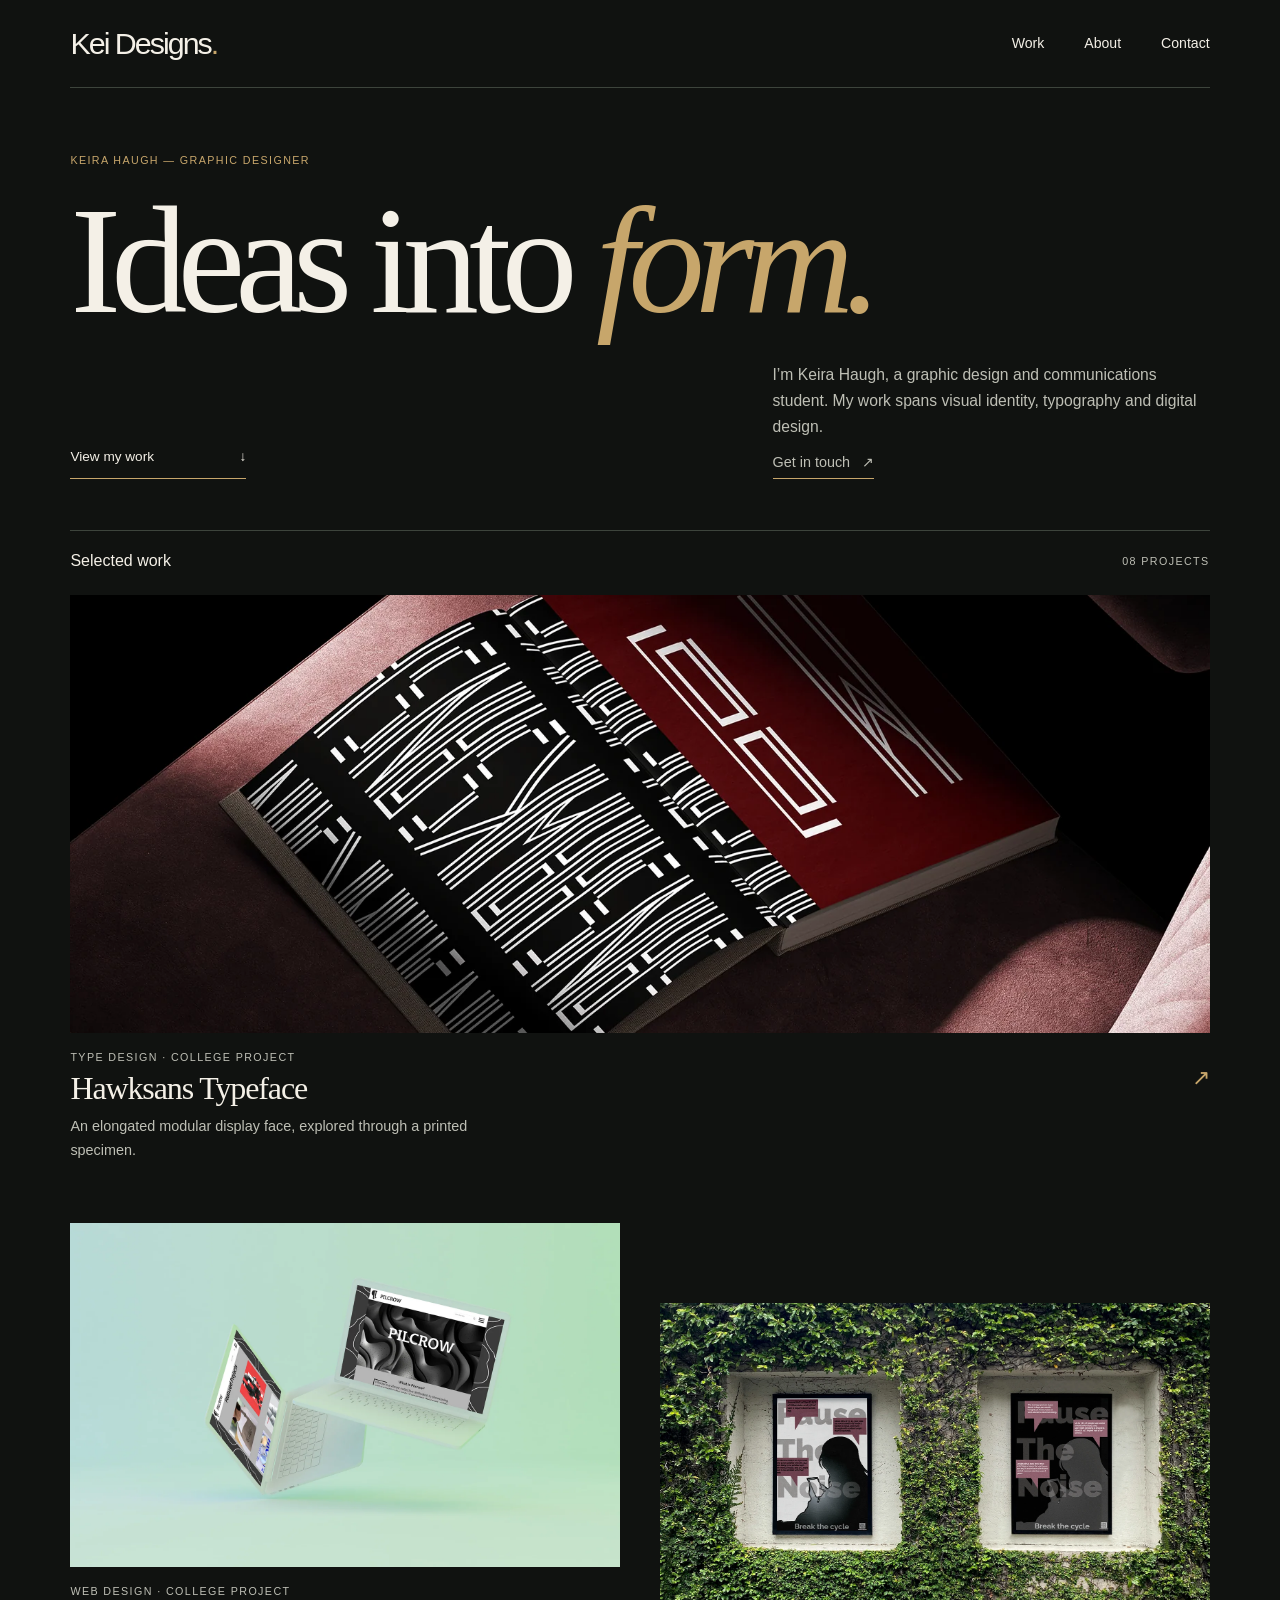
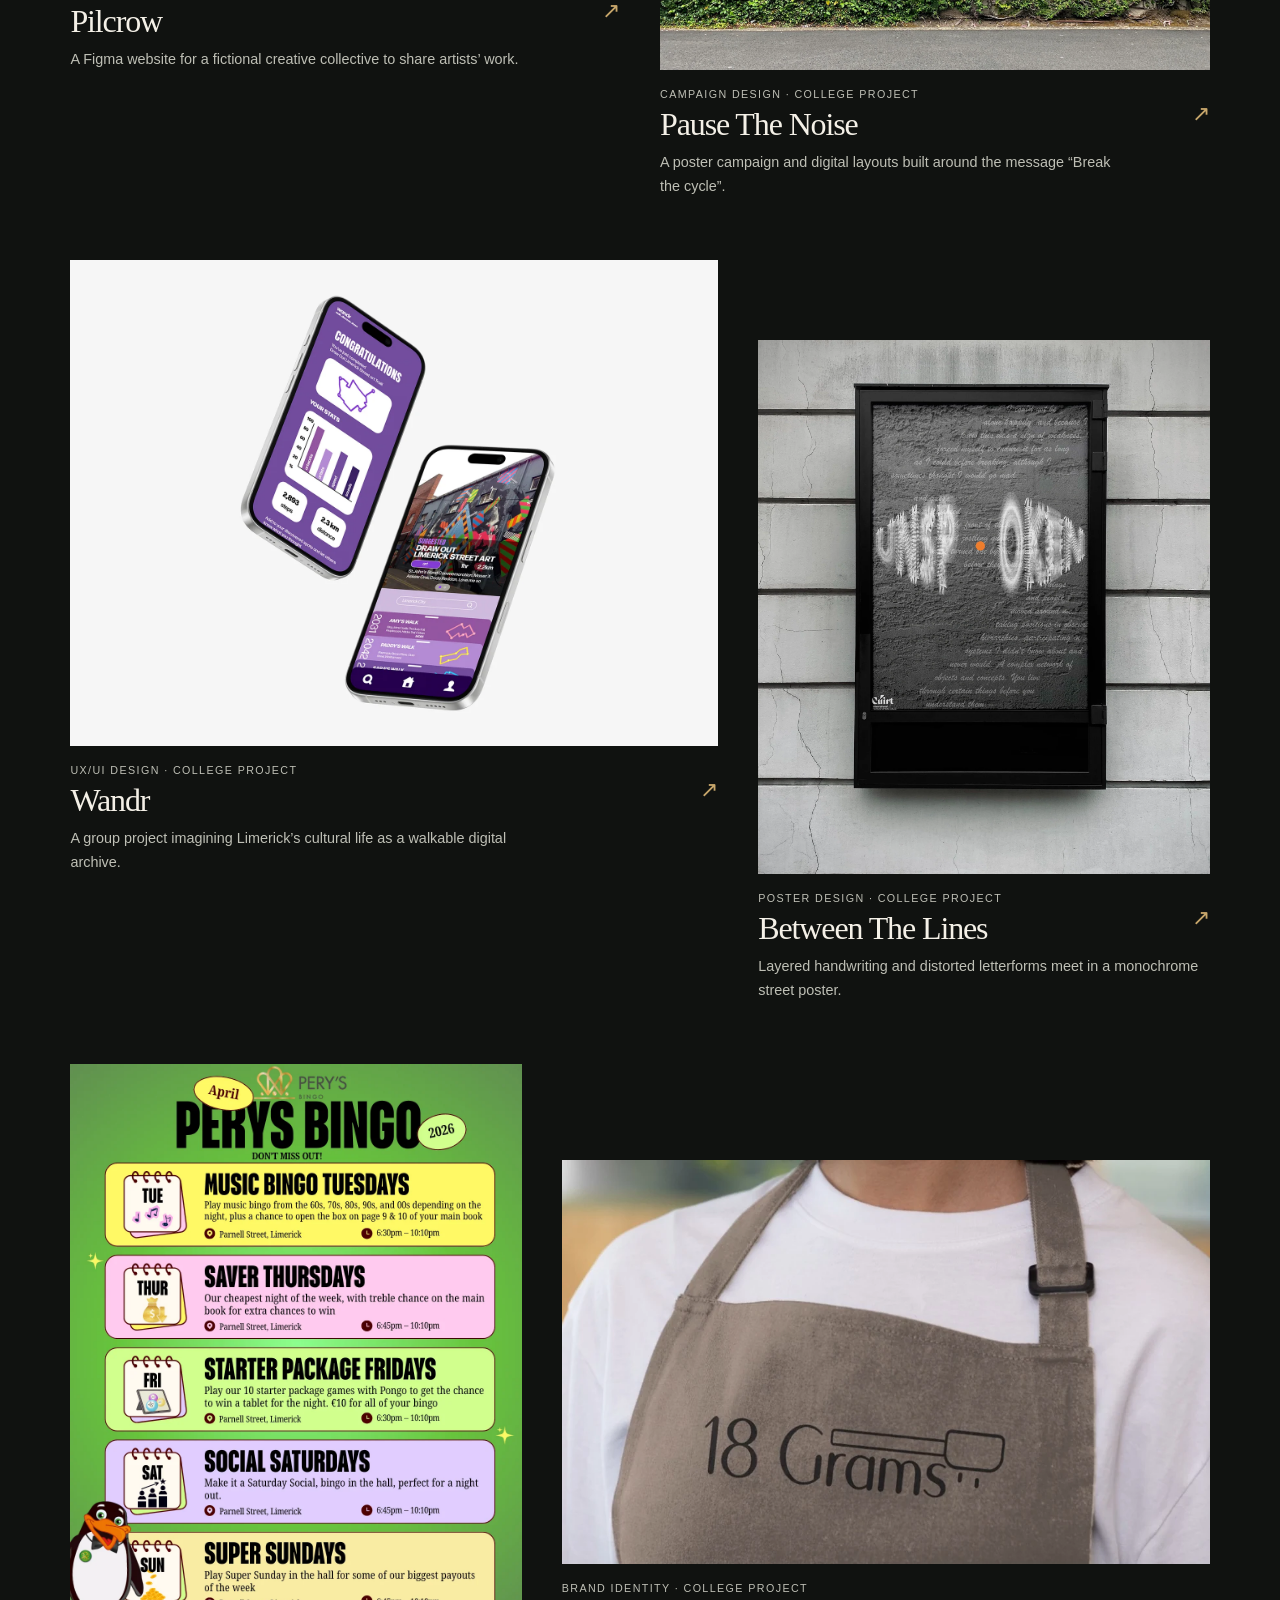
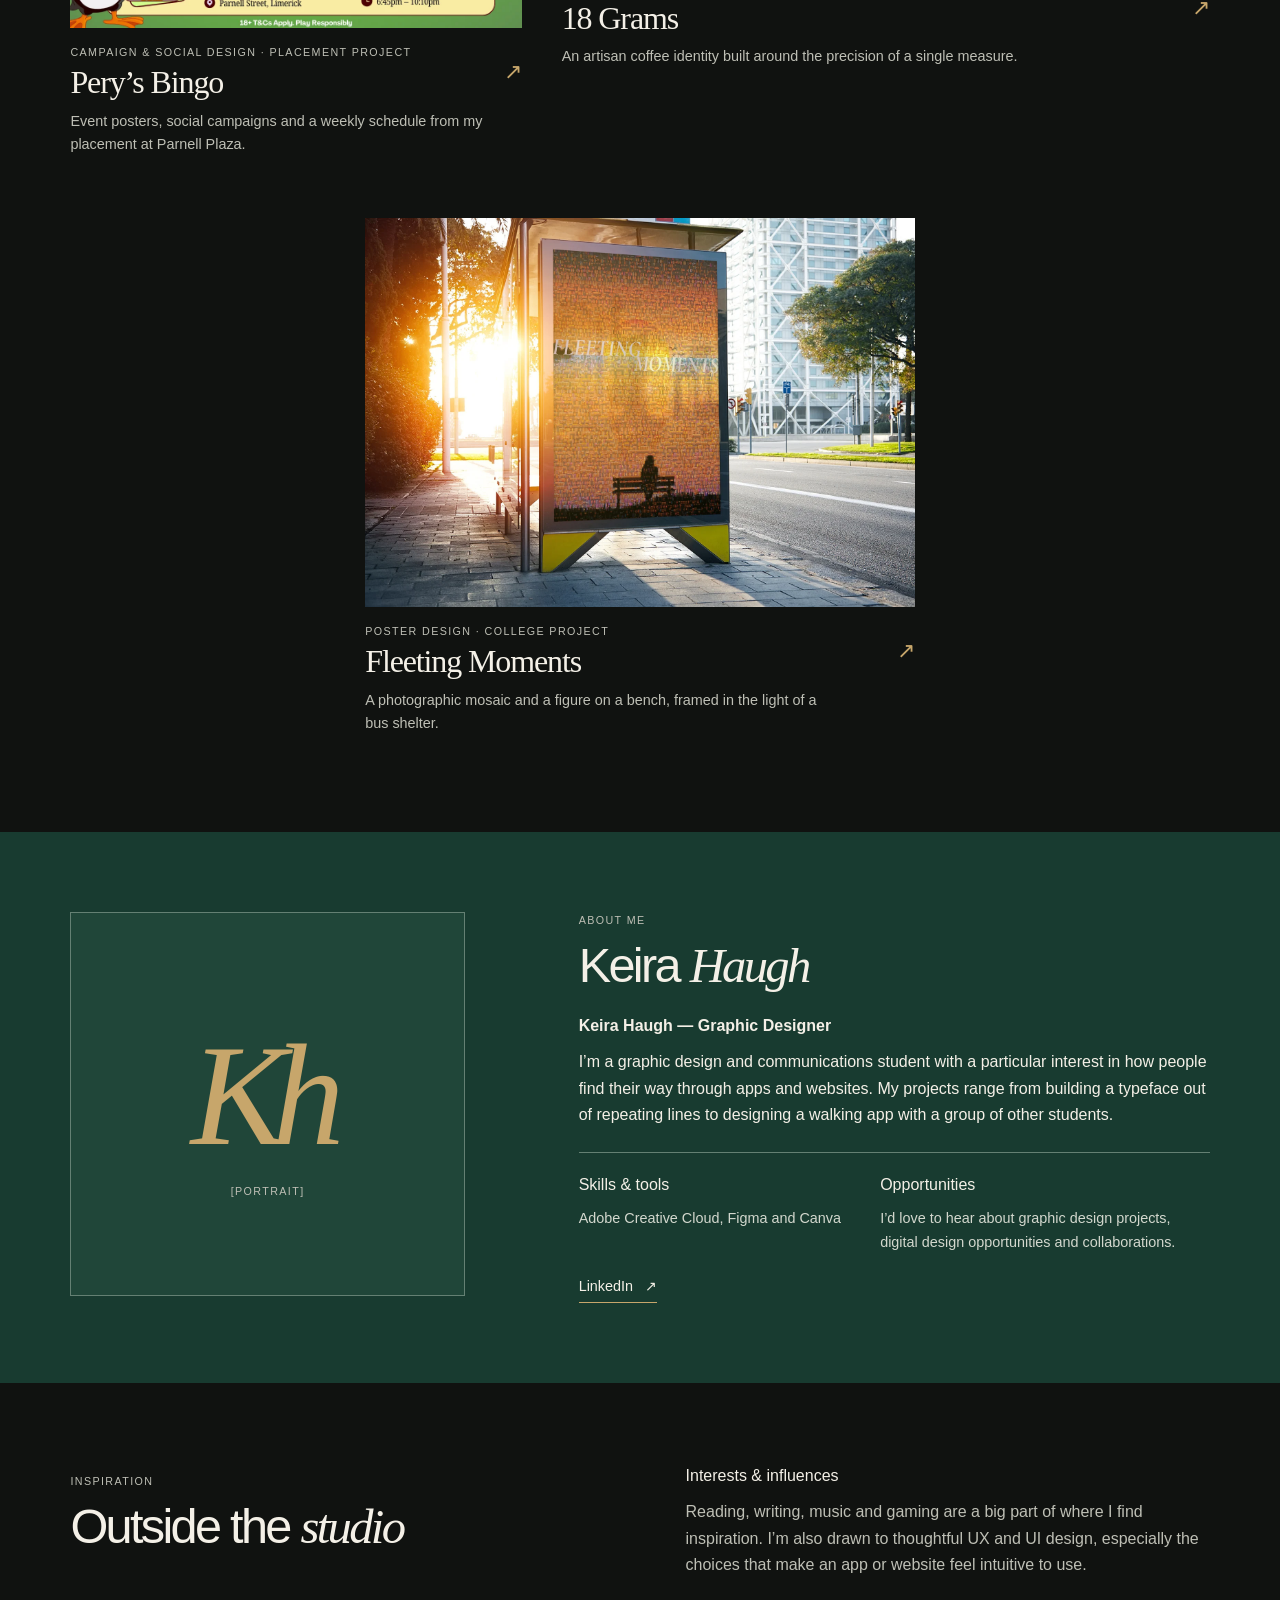
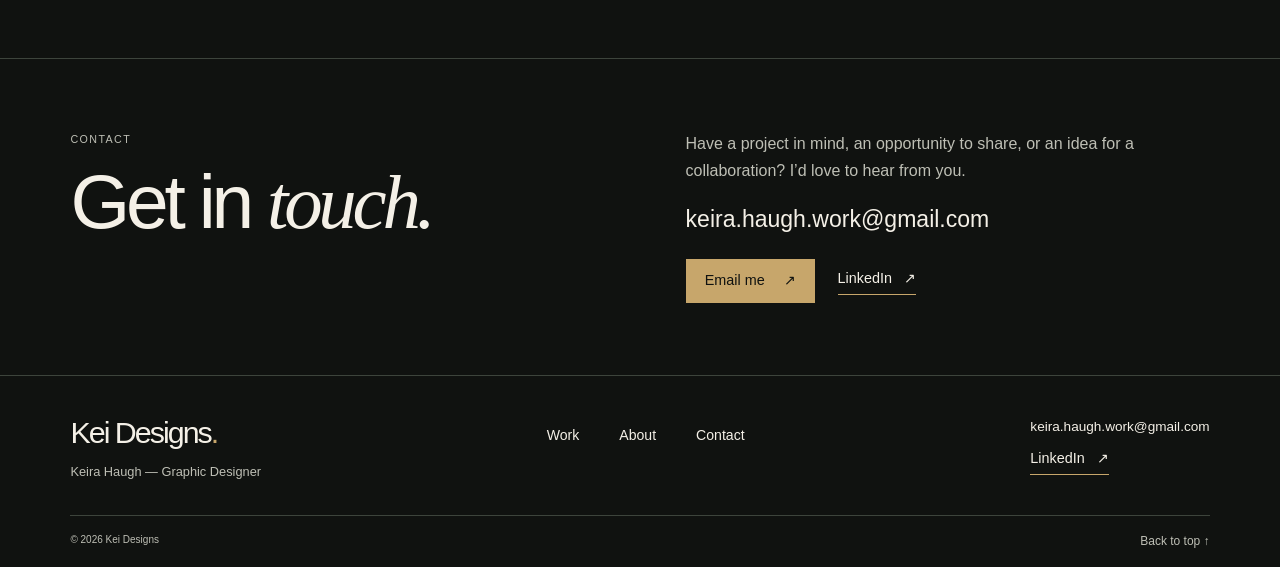
<file: index.html>
<!doctype html>
<html lang="en"><head>
<meta charset="utf-8"><meta name="viewport" content="width=device-width,initial-scale=1">
<title>Keira Haugh — Graphic Designer | Kei Designs</title><meta name="description" content="I’m Keira Haugh, a graphic design and communications student. My work spans visual identity, typography and digital design.">
<meta name="color-scheme" content="dark">
<meta property="og:type" content="website"><meta property="og:site_name" content="Kei Designs">
<meta property="og:title" content="Keira Haugh — Graphic Designer | Kei Designs"><meta property="og:description" content="I’m Keira Haugh, a graphic design and communications student. My work spans visual identity, typography and digital design.">
<meta property="og:image" content="https://keidesigns.github.io/kei-designs/assets/share.jpg"><meta property="og:image:width" content="1200"><meta property="og:image:height" content="630">
<meta property="og:image:alt" content="Hawksans modular type specimen in black, burgundy and white">
<link rel="canonical" href="https://keidesigns.github.io/kei-designs/"><meta property="og:url" content="https://keidesigns.github.io/kei-designs/">
<link rel="icon" href="assets/favicon.svg">
<link rel="stylesheet" href="assets/styles/site.css?v=dark-20261111">
<script src="assets/motion.js" defer></script>
</head><body>
<a class="skip" href="#main">Skip to content</a>
<header class="mast"><div class="shell mast-inner"><a class="brand" href="index.html"><span class="brand-name">Kei Designs</span><span class="brand-dot" aria-hidden="true">.</span></a><nav aria-label="Main navigation"><a href="index.html#work">Work</a><a href="index.html#about">About</a><a href="index.html#contact">Contact</a></nav></div></header>
<main id="main" tabindex="-1">
<section class="shell hero"><p class="eyebrow identity">Keira Haugh — Graphic Designer</p>
<h1>Ideas into <em>form.</em></h1>
<div class="hero-bottom"><a class="work-link" href="#work">View my work <span aria-hidden="true">↓</span></a><div class="hero-intro"><p>I’m Keira Haugh, a graphic design and communications student. My work spans visual identity, typography and digital design.</p><a class="line-link" href="#contact">Get in touch <span class="arrow" aria-hidden="true">↗</span></a></div></div></section>
<section class="shell work" id="work"><div class="section-heading"><h2>Selected <em>work</em></h2><span class="eyebrow">08 projects</span></div>
<div class="project-grid"><article class="project project-hawksans reveal"><a class="project-link" href="projects/hawksans.html">
<div class="project-image"><img src="assets/projects/hawksans.webp" alt="Black, white and burgundy type specimen featuring narrow modular letterforms." width="1600" height="1068" fetchpriority="high" decoding="async"></div>
<div class="project-heading"><div><p class="eyebrow">Type design · College project</p><h3>Hawksans Typeface</h3></div><span class="arrow" aria-hidden="true">↗</span></div></a>
<p class="project-description">An elongated modular display face, explored through a printed specimen.</p></article><article class="project project-pilcrow reveal"><a class="project-link" href="projects/pilcrow.html">
<div class="project-image"><img src="assets/projects/pilcrow.webp" alt="Two Pilcrow website screens suspended against a pale mint background." width="1600" height="1000" loading="lazy" decoding="async"></div>
<div class="project-heading"><div><p class="eyebrow">Web design · College project</p><h3>Pilcrow</h3></div><span class="arrow" aria-hidden="true">↗</span></div></a>
<p class="project-description">A Figma website for a fictional creative collective to share artists’ work.</p></article><article class="project project-pause-the-noise reveal"><a class="project-link" href="projects/pause-the-noise.html">
<div class="project-image"><img src="assets/projects/pause-the-noise.webp" alt="Two contrasting Pause The Noise posters mounted in an ivy-covered wall." width="1600" height="1067" loading="lazy" decoding="async"></div>
<div class="project-heading"><div><p class="eyebrow">Campaign design · College project</p><h3>Pause The Noise</h3></div><span class="arrow" aria-hidden="true">↗</span></div></a>
<p class="project-description">A poster campaign and digital layouts built around the message “Break the cycle”.</p></article><article class="project project-wandr reveal"><a class="project-link" href="projects/wandr.html">
<div class="project-image"><img src="assets/projects/wandr.webp" alt="Wandr route summary and Limerick street art walk displayed on two phones." width="1600" height="1200" loading="lazy" decoding="async"></div>
<div class="project-heading"><div><p class="eyebrow">UX/UI design · College project</p><h3>Wandr</h3></div><span class="arrow" aria-hidden="true">↗</span></div></a>
<p class="project-description">A group project imagining Limerick’s cultural life as a walkable digital archive.</p></article><article class="project project-between-the-lines reveal"><a class="project-link" href="projects/between-the-lines.html">
<div class="project-image"><img src="assets/projects/between-the-lines.webp" alt="A grey framed street poster with warped white lettering and an orange dot." width="1600" height="1893" loading="lazy" decoding="async"></div>
<div class="project-heading"><div><p class="eyebrow">Poster design · College project</p><h3>Between The Lines</h3></div><span class="arrow" aria-hidden="true">↗</span></div></a>
<p class="project-description">Layered handwriting and distorted letterforms meet in a monochrome street poster.</p></article><article class="project project-perys-bingo reveal"><a class="project-link" href="projects/perys-bingo.html">
<div class="project-image"><img src="assets/projects/perys-week.webp" alt="Pery’s Bingo weekly schedule with five colour-coded event panels and calendar icons." width="1080" height="1350" loading="lazy" decoding="async"></div>
<div class="project-heading"><div><p class="eyebrow">Campaign &amp; social design · Placement project</p><h3>Pery’s Bingo</h3></div><span class="arrow" aria-hidden="true">↗</span></div></a>
<p class="project-description">Event posters, social campaigns and a weekly schedule from my placement at Parnell Plaza.</p></article><article class="project project-18-grams reveal"><a class="project-link" href="projects/18-grams.html">
<div class="project-image"><img src="assets/projects/18-grams.webp" alt="The 18 Grams wordmark and portafilter symbol printed on a taupe apron." width="994" height="620" loading="lazy" decoding="async"></div>
<div class="project-heading"><div><p class="eyebrow">Brand identity · College project</p><h3>18 Grams</h3></div><span class="arrow" aria-hidden="true">↗</span></div></a>
<p class="project-description">An artisan coffee identity built around the precision of a single measure.</p></article><article class="project project-fleeting-moments reveal"><a class="project-link" href="projects/fleeting-moments.html">
<div class="project-image"><img src="assets/projects/fleeting-moments.webp" alt="A golden Fleeting Moments poster in a sunlit outdoor display." width="1600" height="1133" loading="lazy" decoding="async"></div>
<div class="project-heading"><div><p class="eyebrow">Poster design · College project</p><h3>Fleeting Moments</h3></div><span class="arrow" aria-hidden="true">↗</span></div></a>
<p class="project-description">A photographic mosaic and a figure on a bench, framed in the light of a bus shelter.</p></article></div></section>
<section class="about-section" id="about"><div class="shell about">
<div class="portrait reveal"><span class="initials" aria-hidden="true">Kh</span><span class="eyebrow">[PORTRAIT]</span></div>
<div class="about-copy reveal"><p class="eyebrow">About me</p><h2>Keira <em>Haugh</em></h2><p class="focus">Keira Haugh — Graphic Designer</p><p>I’m a graphic design and communications student with a particular interest in how people find their way through apps and websites. My projects range from building a typeface out of repeating lines to designing a walking app with a group of other students.</p>
<div class="about-details"><div><h3>Skills &amp; tools</h3><p>Adobe Creative Cloud, Figma and Canva</p></div><div><h3>Opportunities</h3><p>I’d love to hear about graphic design projects, digital design opportunities and collaborations.</p></div></div>
<div class="social-links"><a class="line-link" href="https://www.linkedin.com/in/keira-haugh">LinkedIn <span class="arrow" aria-hidden="true">↗</span></a></div></div></div></section>
<section class="shell inspiration reveal" id="inspiration"><div><p class="eyebrow">Inspiration</p><h2>Outside the <em>studio</em></h2></div><div><h3>Interests &amp; influences</h3><p>Reading, writing, music and gaming are a big part of where I find inspiration. I’m also drawn to thoughtful UX and UI design, especially the choices that make an app or website feel intuitive to use.</p></div></section>
<section class="contact" id="contact"><div class="shell contact-inner"><div><p class="eyebrow">Contact</p><h2>Get in <em>touch.</em></h2></div><div><p>Have a project in mind, an opportunity to share, or an idea for a collaboration? I’d love to hear from you.</p>
<a class="address" href="mailto:keira.haugh.work@gmail.com">keira.haugh.work@gmail.com</a><div class="social-links"><a class="button" href="mailto:keira.haugh.work@gmail.com">Email me <span class="arrow" aria-hidden="true">↗</span></a><a class="line-link" href="https://www.linkedin.com/in/keira-haugh">LinkedIn <span class="arrow" aria-hidden="true">↗</span></a></div></div></div></section></main>
<footer class="footer"><div class="shell footer-top"><div><a class="brand" href="index.html"><span class="brand-name">Kei Designs</span><span class="brand-dot" aria-hidden="true">.</span></a><p class="muted">Keira Haugh — Graphic Designer</p></div>
<nav aria-label="Footer navigation"><a href="index.html#work">Work</a><a href="index.html#about">About</a><a href="index.html#contact">Contact</a></nav><div class="footer-contact"><a href="mailto:keira.haugh.work@gmail.com">keira.haugh.work@gmail.com</a><a class="line-link" href="https://www.linkedin.com/in/keira-haugh">LinkedIn <span class="arrow" aria-hidden="true">↗</span></a></div></div>
<div class="shell footer-bottom"><small>© 2026 Kei Designs</small><a href="#main">Back to top ↑</a></div></footer>
</body></html>
</file>
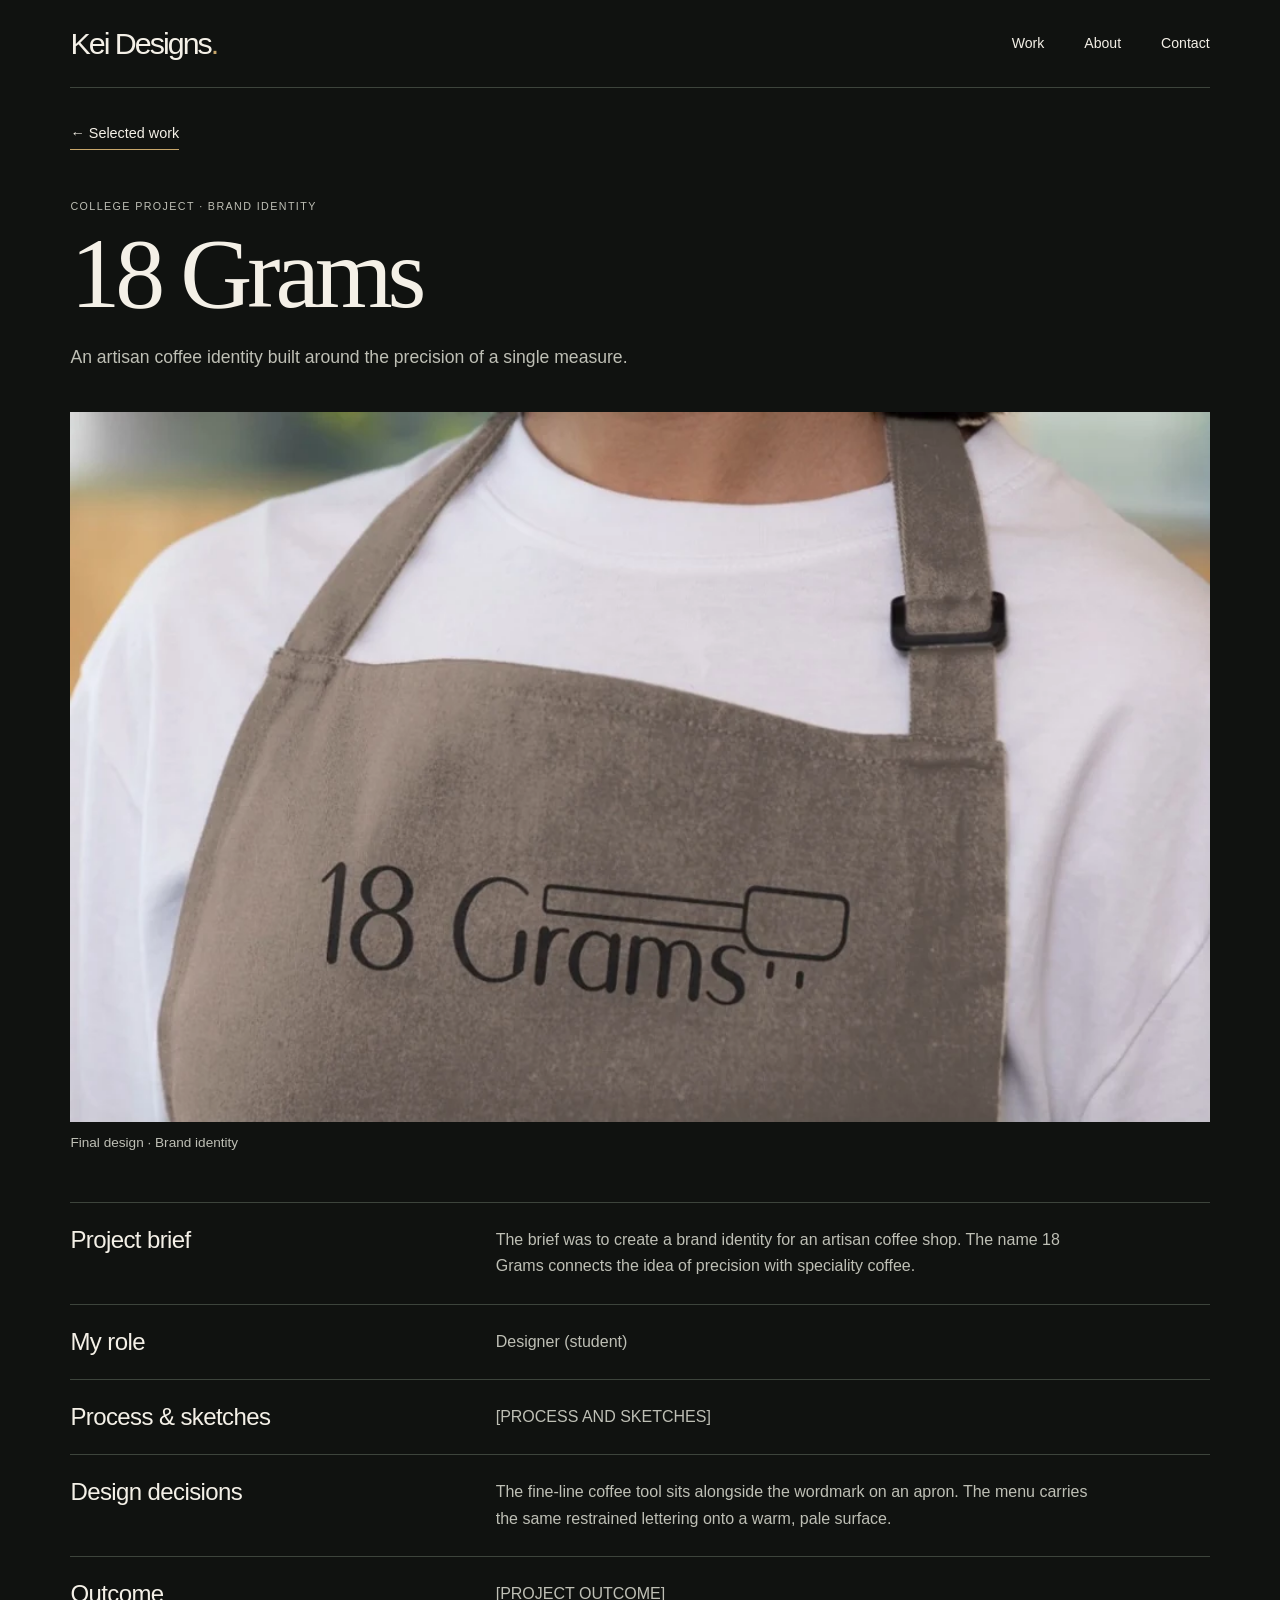
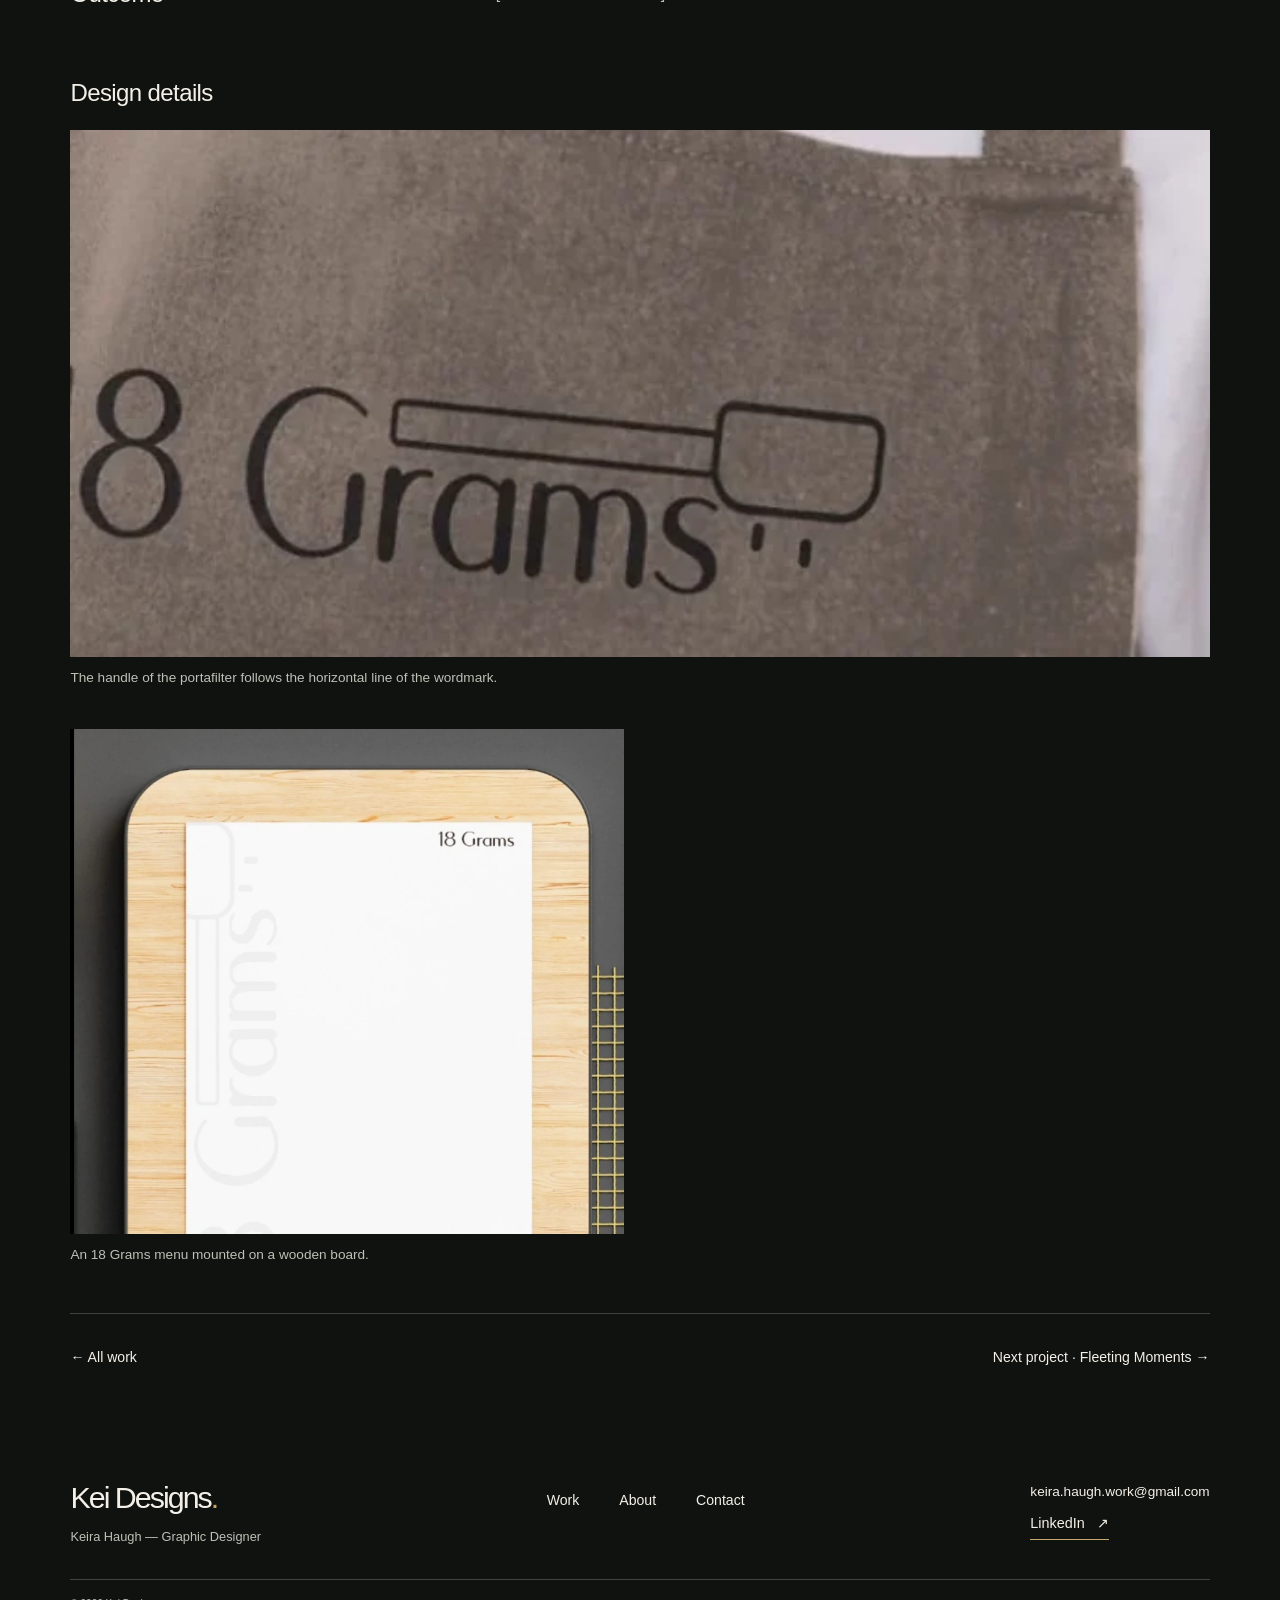
<file: projects/18-grams.html>
<!doctype html>
<html lang="en"><head>
<meta charset="utf-8"><meta name="viewport" content="width=device-width,initial-scale=1">
<title>18 Grams | Kei Designs</title><meta name="description" content="An artisan coffee identity built around the precision of a single measure.">
<meta name="color-scheme" content="dark">
<meta property="og:type" content="website"><meta property="og:site_name" content="Kei Designs">
<meta property="og:title" content="18 Grams | Kei Designs"><meta property="og:description" content="An artisan coffee identity built around the precision of a single measure.">
<meta property="og:image" content="https://keidesigns.github.io/kei-designs/assets/share.jpg"><meta property="og:image:width" content="1200"><meta property="og:image:height" content="630">
<meta property="og:image:alt" content="Hawksans modular type specimen in black, burgundy and white">
<link rel="canonical" href="https://keidesigns.github.io/kei-designs/projects/18-grams.html"><meta property="og:url" content="https://keidesigns.github.io/kei-designs/projects/18-grams.html">
<link rel="icon" href="../assets/favicon.svg">
<link rel="stylesheet" href="../assets/styles/site.css?v=dark-20261111">
<script src="../assets/motion.js" defer></script>
</head><body>
<a class="skip" href="#main">Skip to content</a>
<header class="mast"><div class="shell mast-inner"><a class="brand" href="../index.html"><span class="brand-name">Kei Designs</span><span class="brand-dot" aria-hidden="true">.</span></a><nav aria-label="Main navigation"><a href="../index.html#work">Work</a><a href="../index.html#about">About</a><a href="../index.html#contact">Contact</a></nav></div></header>
<main id="main" tabindex="-1"><article class="shell study"><a class="line-link back" href="../index.html#work">← Selected work</a>
<header class="study-heading"><p class="eyebrow">College project · Brand identity</p><h1>18 Grams</h1><p class="lead">An artisan coffee identity built around the precision of a single measure.</p></header>
<figure class="study-cover"><a href="../assets/projects/18-grams.webp" aria-label="View full artwork: The 18 Grams wordmark and portafilter symbol printed on a taupe apron."><img src="../assets/projects/18-grams.webp" alt="The 18 Grams wordmark and portafilter symbol printed on a taupe apron." width="994" height="620" fetchpriority="high" decoding="async"></a><figcaption>Final design · Brand identity</figcaption></figure>
<div class="study-details"><section class="study-detail reveal"><h2>Project brief</h2><p>The brief was to create a brand identity for an artisan coffee shop. The name 18 Grams connects the idea of precision with speciality coffee.</p></section><section class="study-detail reveal"><h2>My role</h2><p>Designer (student)</p></section><section class="study-detail reveal"><h2>Process &amp; sketches</h2><p>[PROCESS AND SKETCHES]</p></section><section class="study-detail reveal"><h2>Design decisions</h2><p>The fine-line coffee tool sits alongside the wordmark on an apron. The menu carries the same restrained lettering onto a warm, pale surface.</p></section><section class="study-detail reveal"><h2>Outcome</h2><p>[PROJECT OUTCOME]</p></section></div>
<section class="gallery"><h2>Design details</h2><div class="gallery-grid"><figure class="gallery-item reveal">
<a href="../assets/projects/18-grams-detail.webp" aria-label="View full image: Detail of the fine-line portafilter and 18 Grams lettering on the apron."><img src="../assets/projects/18-grams-detail.webp" alt="Detail of the fine-line portafilter and 18 Grams lettering on the apron." width="616" height="285" loading="lazy" decoding="async"></a><figcaption>The handle of the portafilter follows the horizontal line of the wordmark.</figcaption></figure><figure class="gallery-item reveal">
<a href="../assets/projects/18-grams-menu.webp" aria-label="View full image: An 18 Grams menu mounted on a wooden board."><img src="../assets/projects/18-grams-menu.webp" alt="An 18 Grams menu mounted on a wooden board." width="798" height="728" loading="lazy" decoding="async"></a><figcaption>An 18 Grams menu mounted on a wooden board.</figcaption></figure></div></section>
<nav class="next" aria-label="Project navigation"><a href="../index.html#work">← All work</a><a href="fleeting-moments.html">Next project · Fleeting Moments →</a></nav></article></main>
<footer class="footer"><div class="shell footer-top"><div><a class="brand" href="../index.html"><span class="brand-name">Kei Designs</span><span class="brand-dot" aria-hidden="true">.</span></a><p class="muted">Keira Haugh — Graphic Designer</p></div>
<nav aria-label="Footer navigation"><a href="../index.html#work">Work</a><a href="../index.html#about">About</a><a href="../index.html#contact">Contact</a></nav><div class="footer-contact"><a href="mailto:keira.haugh.work@gmail.com">keira.haugh.work@gmail.com</a><a class="line-link" href="https://www.linkedin.com/in/keira-haugh">LinkedIn <span class="arrow" aria-hidden="true">↗</span></a></div></div>
<div class="shell footer-bottom"><small>© 2026 Kei Designs</small><a href="#main">Back to top ↑</a></div></footer>
</body></html>
</file>
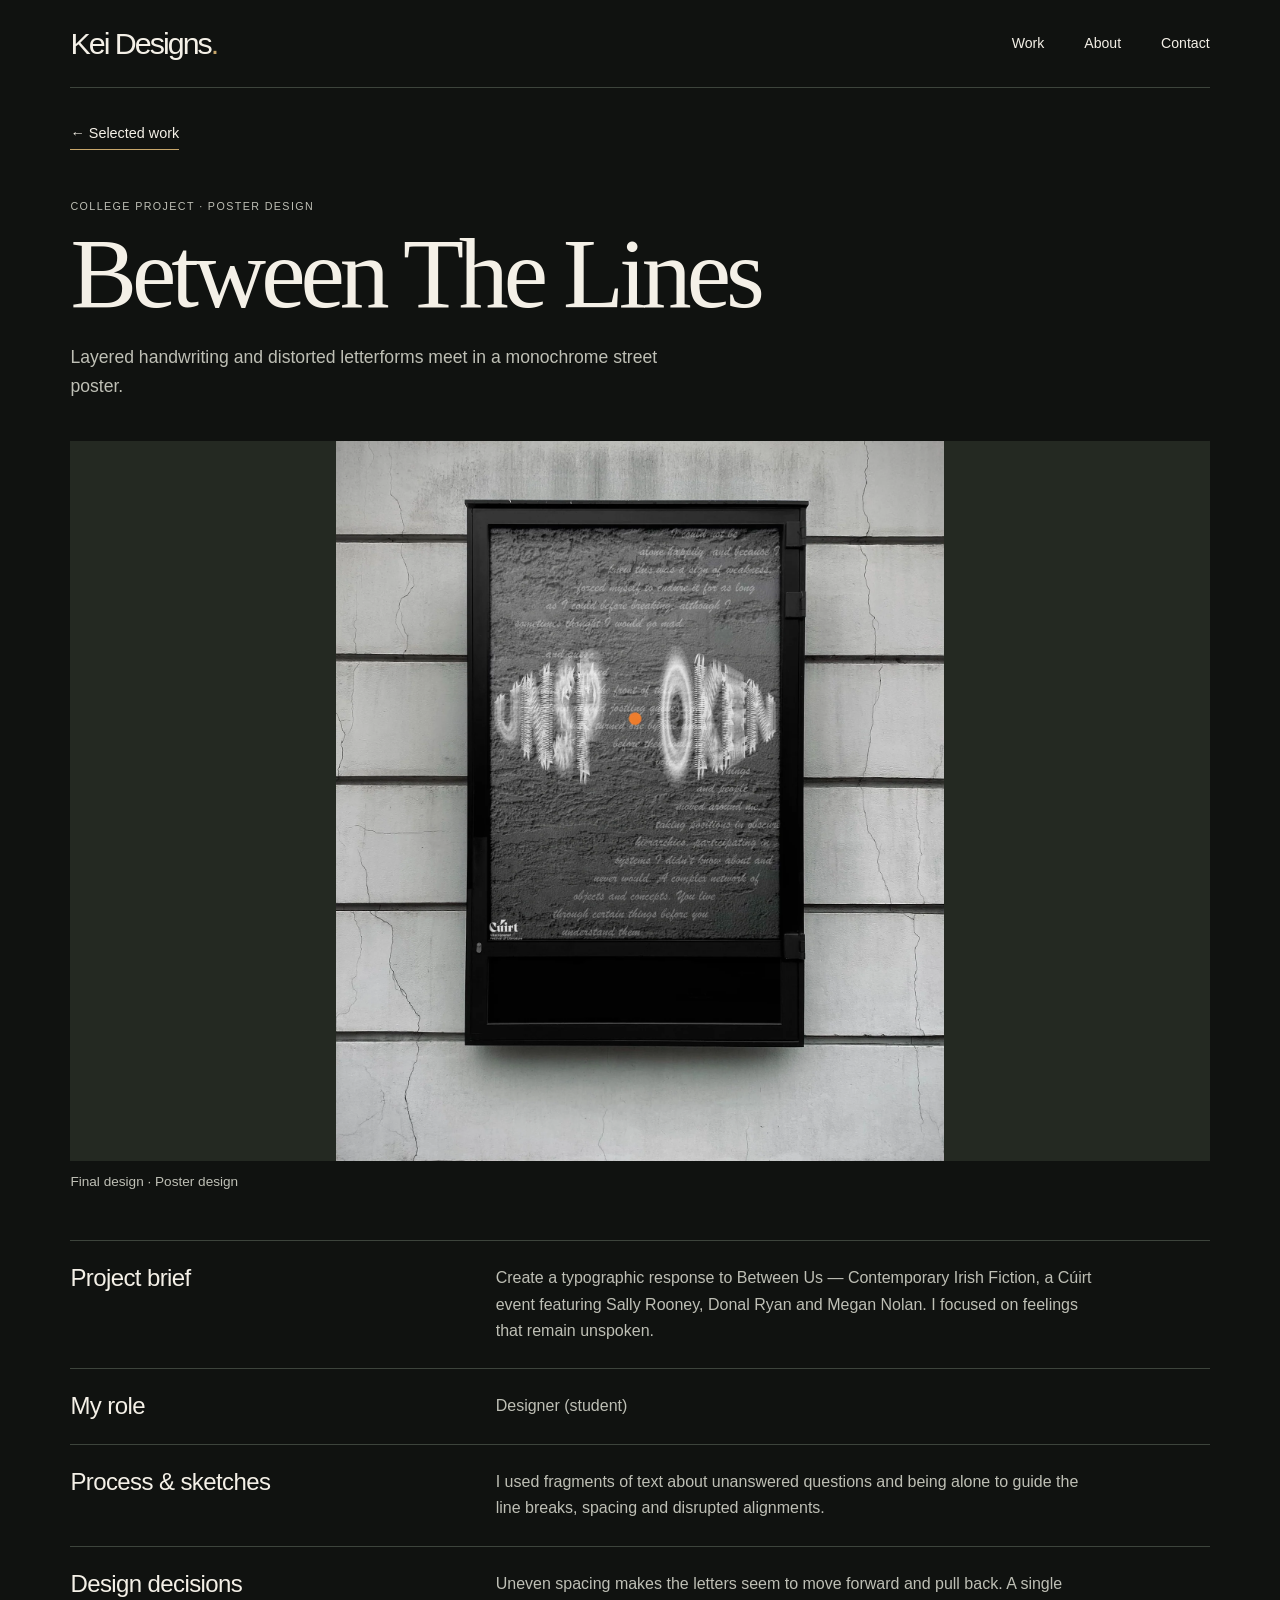
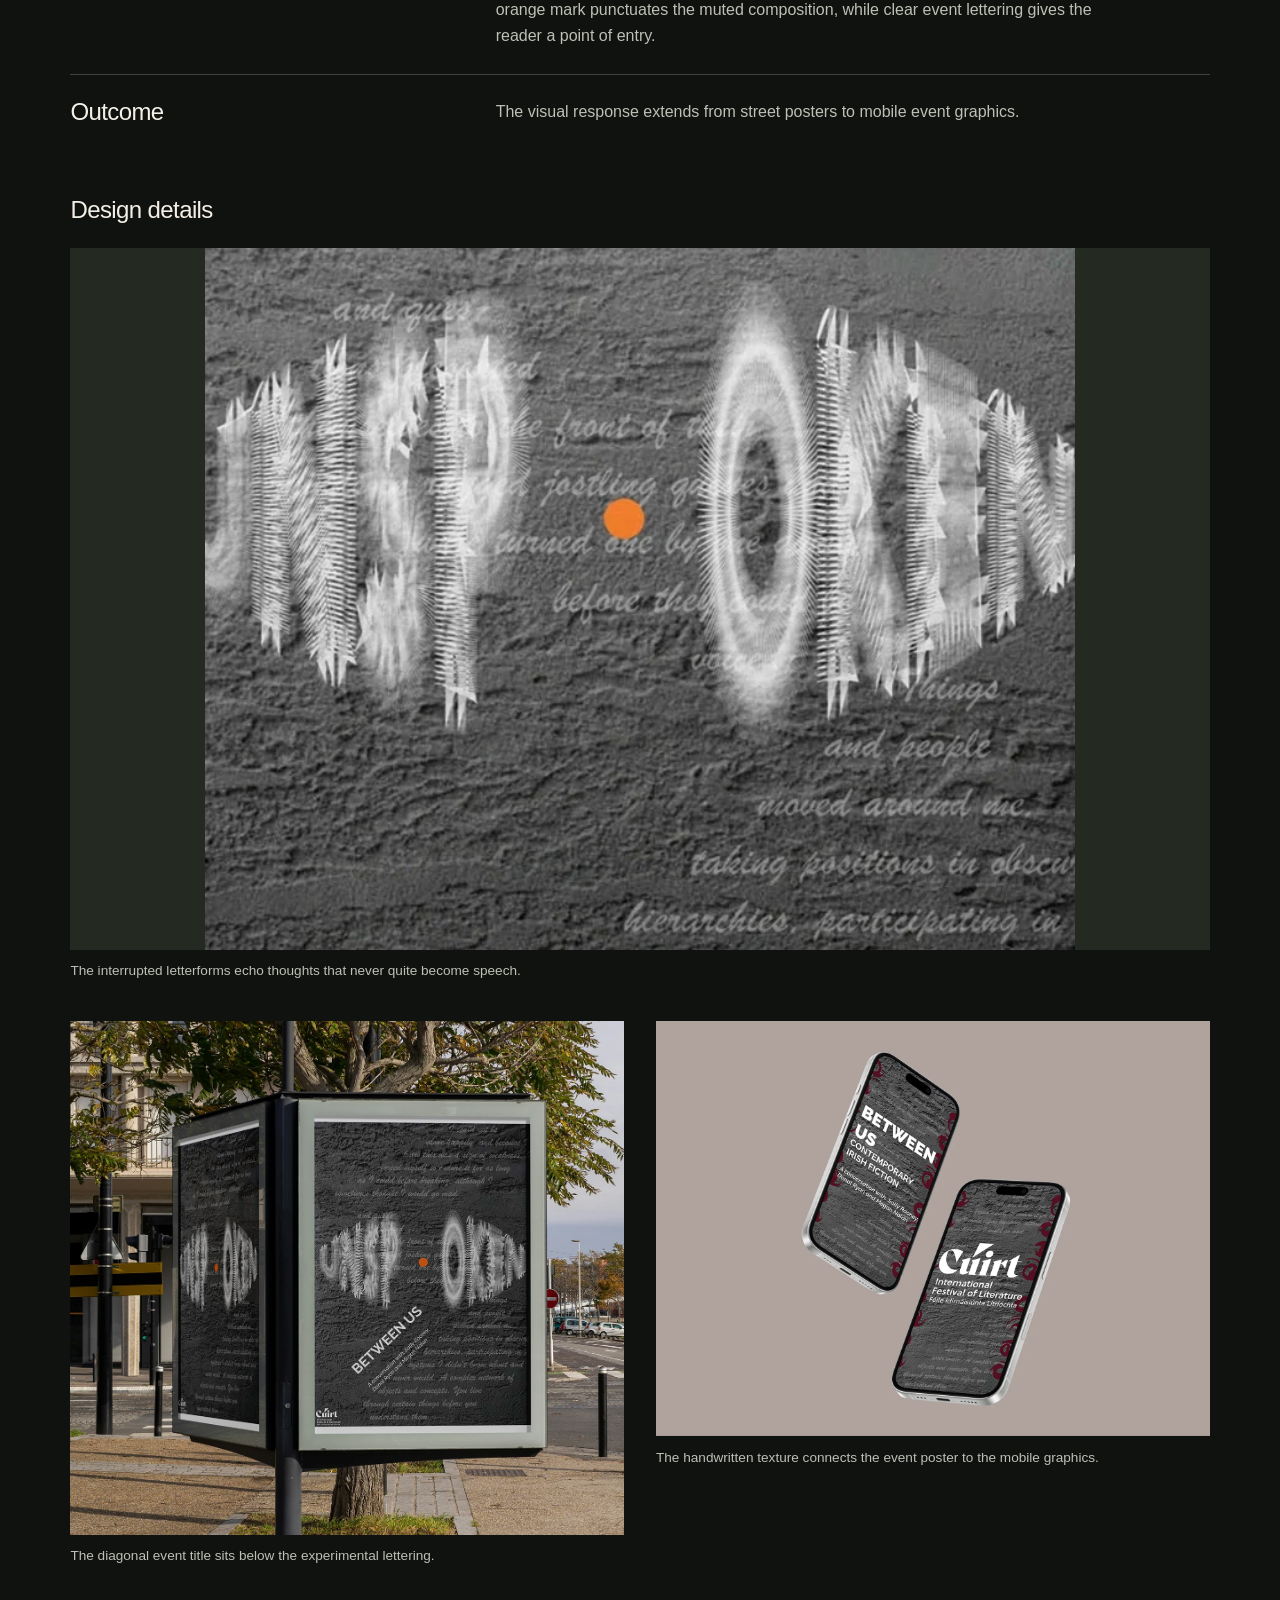
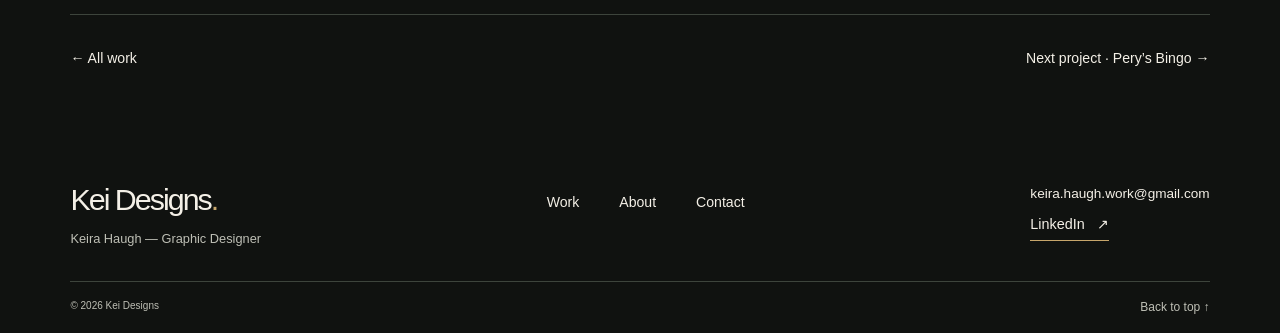
<file: projects/between-the-lines.html>
<!doctype html>
<html lang="en"><head>
<meta charset="utf-8"><meta name="viewport" content="width=device-width,initial-scale=1">
<title>Between The Lines | Kei Designs</title><meta name="description" content="Layered handwriting and distorted letterforms meet in a monochrome street poster.">
<meta name="color-scheme" content="dark">
<meta property="og:type" content="website"><meta property="og:site_name" content="Kei Designs">
<meta property="og:title" content="Between The Lines | Kei Designs"><meta property="og:description" content="Layered handwriting and distorted letterforms meet in a monochrome street poster.">
<meta property="og:image" content="https://keidesigns.github.io/kei-designs/assets/share.jpg"><meta property="og:image:width" content="1200"><meta property="og:image:height" content="630">
<meta property="og:image:alt" content="Hawksans modular type specimen in black, burgundy and white">
<link rel="canonical" href="https://keidesigns.github.io/kei-designs/projects/between-the-lines.html"><meta property="og:url" content="https://keidesigns.github.io/kei-designs/projects/between-the-lines.html">
<link rel="icon" href="../assets/favicon.svg">
<link rel="stylesheet" href="../assets/styles/site.css?v=dark-20261111">
<script src="../assets/motion.js" defer></script>
</head><body>
<a class="skip" href="#main">Skip to content</a>
<header class="mast"><div class="shell mast-inner"><a class="brand" href="../index.html"><span class="brand-name">Kei Designs</span><span class="brand-dot" aria-hidden="true">.</span></a><nav aria-label="Main navigation"><a href="../index.html#work">Work</a><a href="../index.html#about">About</a><a href="../index.html#contact">Contact</a></nav></div></header>
<main id="main" tabindex="-1"><article class="shell study"><a class="line-link back" href="../index.html#work">← Selected work</a>
<header class="study-heading"><p class="eyebrow">College project · Poster design</p><h1>Between The Lines</h1><p class="lead">Layered handwriting and distorted letterforms meet in a monochrome street poster.</p></header>
<figure class="study-cover"><a href="../assets/projects/between-the-lines.webp" aria-label="View full artwork: A grey framed street poster with warped white lettering and an orange dot."><img src="../assets/projects/between-the-lines.webp" alt="A grey framed street poster with warped white lettering and an orange dot." width="1600" height="1893" fetchpriority="high" decoding="async"></a><figcaption>Final design · Poster design</figcaption></figure>
<div class="study-details"><section class="study-detail reveal"><h2>Project brief</h2><p>Create a typographic response to Between Us — Contemporary Irish Fiction, a Cúirt event featuring Sally Rooney, Donal Ryan and Megan Nolan. I focused on feelings that remain unspoken.</p></section><section class="study-detail reveal"><h2>My role</h2><p>Designer (student)</p></section><section class="study-detail reveal"><h2>Process &amp; sketches</h2><p>I used fragments of text about unanswered questions and being alone to guide the line breaks, spacing and disrupted alignments.</p></section><section class="study-detail reveal"><h2>Design decisions</h2><p>Uneven spacing makes the letters seem to move forward and pull back. A single orange mark punctuates the muted composition, while clear event lettering gives the reader a point of entry.</p></section><section class="study-detail reveal"><h2>Outcome</h2><p>The visual response extends from street posters to mobile event graphics.</p></section></div>
<section class="gallery"><h2>Design details</h2><div class="gallery-grid"><figure class="gallery-item reveal">
<a href="../assets/projects/between-the-lines-detail.webp" aria-label="View full image: Close-up of disrupted white type, handwriting and an orange dot."><img src="../assets/projects/between-the-lines-detail.webp" alt="Close-up of disrupted white type, handwriting and an orange dot." width="704" height="568" loading="lazy" decoding="async"></a><figcaption>The interrupted letterforms echo thoughts that never quite become speech.</figcaption></figure><figure class="gallery-item reveal">
<a href="../assets/projects/between-street.webp" aria-label="View full image: The Between Us poster shown on two faces of a street display."><img src="../assets/projects/between-street.webp" alt="The Between Us poster shown on two faces of a street display." width="1247" height="1157" loading="lazy" decoding="async"></a><figcaption>The diagonal event title sits below the experimental lettering.</figcaption></figure><figure class="gallery-item reveal">
<a href="../assets/projects/between-mobile.webp" aria-label="View full image: Two mobile graphics for Between Us and the Cúirt festival."><img src="../assets/projects/between-mobile.webp" alt="Two mobile graphics for Between Us and the Cúirt festival." width="1600" height="1200" loading="lazy" decoding="async"></a><figcaption>The handwritten texture connects the event poster to the mobile graphics.</figcaption></figure></div></section>
<nav class="next" aria-label="Project navigation"><a href="../index.html#work">← All work</a><a href="perys-bingo.html">Next project · Pery’s Bingo →</a></nav></article></main>
<footer class="footer"><div class="shell footer-top"><div><a class="brand" href="../index.html"><span class="brand-name">Kei Designs</span><span class="brand-dot" aria-hidden="true">.</span></a><p class="muted">Keira Haugh — Graphic Designer</p></div>
<nav aria-label="Footer navigation"><a href="../index.html#work">Work</a><a href="../index.html#about">About</a><a href="../index.html#contact">Contact</a></nav><div class="footer-contact"><a href="mailto:keira.haugh.work@gmail.com">keira.haugh.work@gmail.com</a><a class="line-link" href="https://www.linkedin.com/in/keira-haugh">LinkedIn <span class="arrow" aria-hidden="true">↗</span></a></div></div>
<div class="shell footer-bottom"><small>© 2026 Kei Designs</small><a href="#main">Back to top ↑</a></div></footer>
</body></html>
</file>
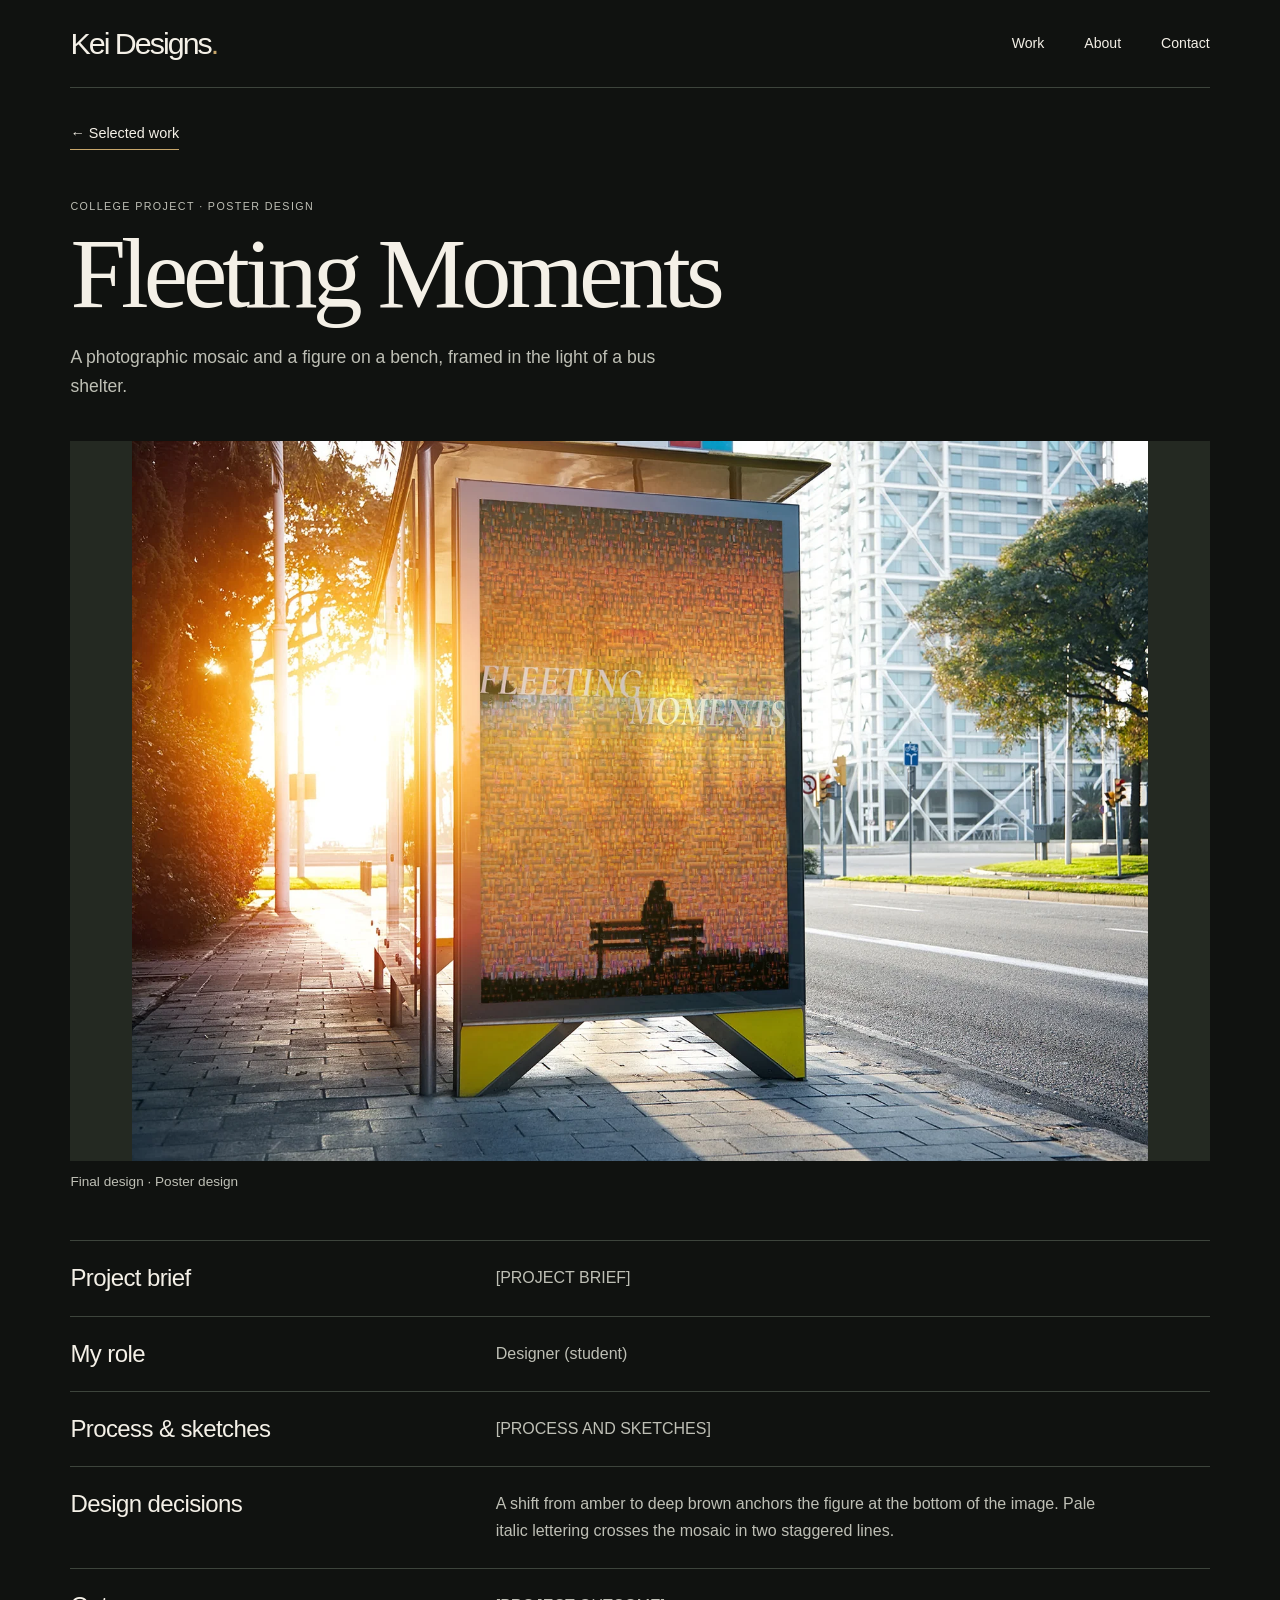
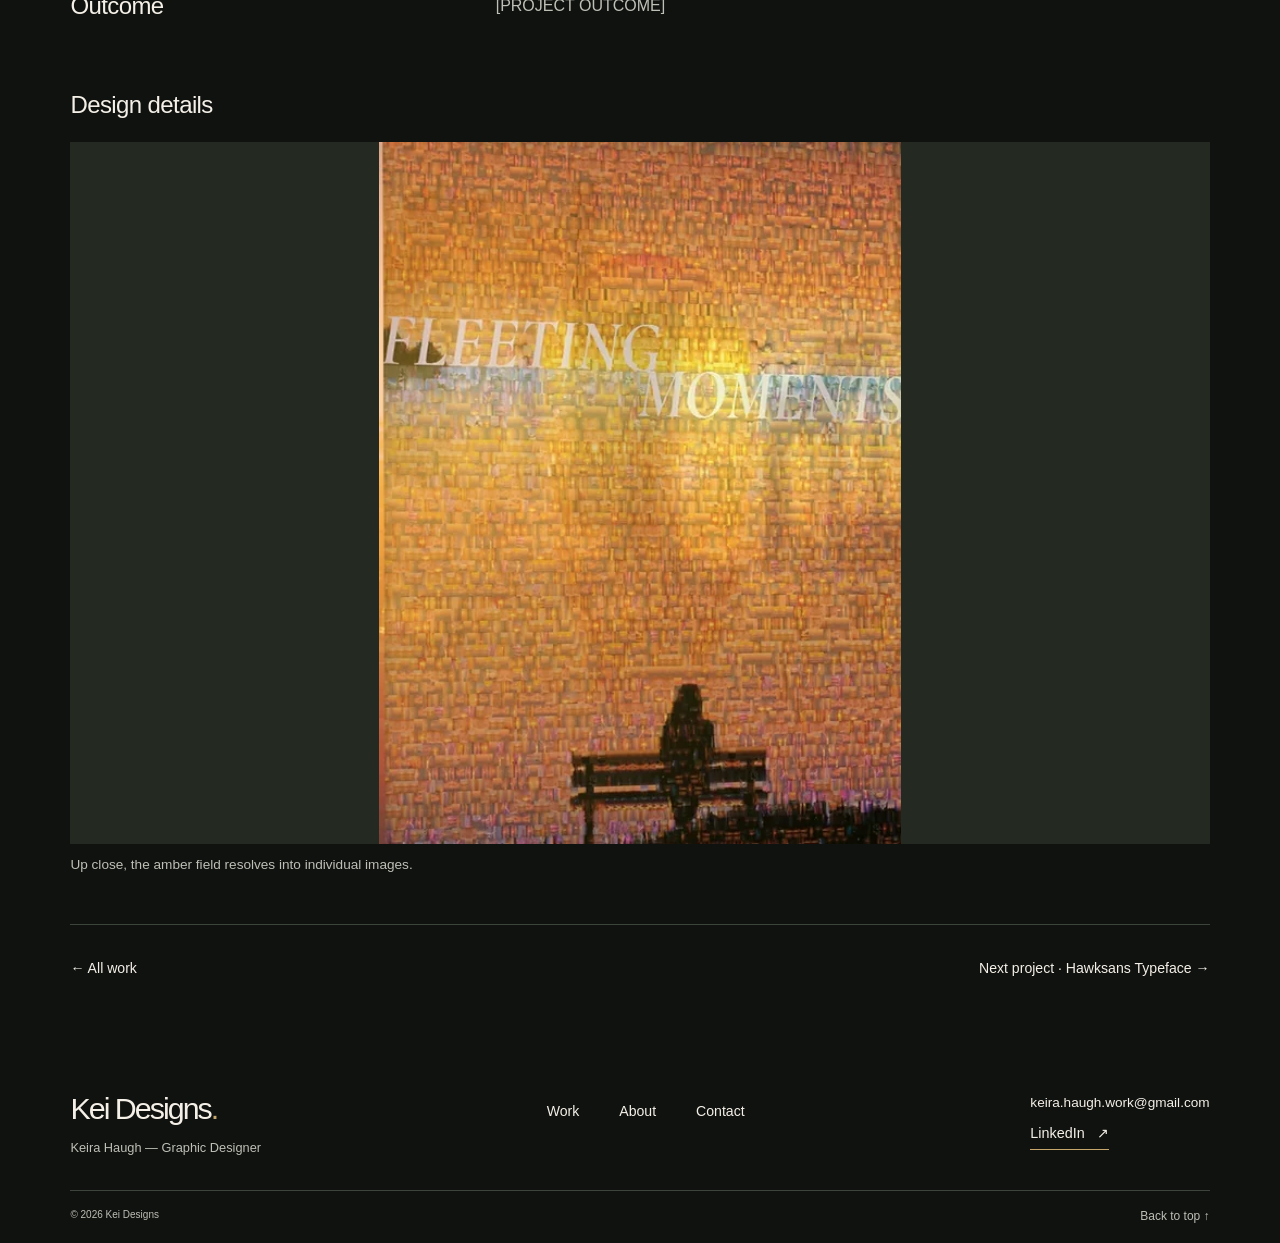
<file: projects/fleeting-moments.html>
<!doctype html>
<html lang="en"><head>
<meta charset="utf-8"><meta name="viewport" content="width=device-width,initial-scale=1">
<title>Fleeting Moments | Kei Designs</title><meta name="description" content="A photographic mosaic and a figure on a bench, framed in the light of a bus shelter.">
<meta name="color-scheme" content="dark">
<meta property="og:type" content="website"><meta property="og:site_name" content="Kei Designs">
<meta property="og:title" content="Fleeting Moments | Kei Designs"><meta property="og:description" content="A photographic mosaic and a figure on a bench, framed in the light of a bus shelter.">
<meta property="og:image" content="https://keidesigns.github.io/kei-designs/assets/share.jpg"><meta property="og:image:width" content="1200"><meta property="og:image:height" content="630">
<meta property="og:image:alt" content="Hawksans modular type specimen in black, burgundy and white">
<link rel="canonical" href="https://keidesigns.github.io/kei-designs/projects/fleeting-moments.html"><meta property="og:url" content="https://keidesigns.github.io/kei-designs/projects/fleeting-moments.html">
<link rel="icon" href="../assets/favicon.svg">
<link rel="stylesheet" href="../assets/styles/site.css?v=dark-20261111">
<script src="../assets/motion.js" defer></script>
</head><body>
<a class="skip" href="#main">Skip to content</a>
<header class="mast"><div class="shell mast-inner"><a class="brand" href="../index.html"><span class="brand-name">Kei Designs</span><span class="brand-dot" aria-hidden="true">.</span></a><nav aria-label="Main navigation"><a href="../index.html#work">Work</a><a href="../index.html#about">About</a><a href="../index.html#contact">Contact</a></nav></div></header>
<main id="main" tabindex="-1"><article class="shell study"><a class="line-link back" href="../index.html#work">← Selected work</a>
<header class="study-heading"><p class="eyebrow">College project · Poster design</p><h1>Fleeting Moments</h1><p class="lead">A photographic mosaic and a figure on a bench, framed in the light of a bus shelter.</p></header>
<figure class="study-cover"><a href="../assets/projects/fleeting-moments.webp" aria-label="View full artwork: A golden Fleeting Moments poster in a sunlit outdoor display."><img src="../assets/projects/fleeting-moments.webp" alt="A golden Fleeting Moments poster in a sunlit outdoor display." width="1600" height="1133" fetchpriority="high" decoding="async"></a><figcaption>Final design · Poster design</figcaption></figure>
<div class="study-details"><section class="study-detail reveal"><h2>Project brief</h2><p>[PROJECT BRIEF]</p></section><section class="study-detail reveal"><h2>My role</h2><p>Designer (student)</p></section><section class="study-detail reveal"><h2>Process &amp; sketches</h2><p>[PROCESS AND SKETCHES]</p></section><section class="study-detail reveal"><h2>Design decisions</h2><p>A shift from amber to deep brown anchors the figure at the bottom of the image. Pale italic lettering crosses the mosaic in two staggered lines.</p></section><section class="study-detail reveal"><h2>Outcome</h2><p>[PROJECT OUTCOME]</p></section></div>
<section class="gallery"><h2>Design details</h2><div class="gallery-grid"><figure class="gallery-item reveal">
<a href="../assets/projects/fleeting-moments-detail.webp" aria-label="View full image: Detail of small image tiles beneath the Fleeting Moments title."><img src="../assets/projects/fleeting-moments-detail.webp" alt="Detail of small image tiles beneath the Fleeting Moments title." width="480" height="645" loading="lazy" decoding="async"></a><figcaption>Up close, the amber field resolves into individual images.</figcaption></figure></div></section>
<nav class="next" aria-label="Project navigation"><a href="../index.html#work">← All work</a><a href="hawksans.html">Next project · Hawksans Typeface →</a></nav></article></main>
<footer class="footer"><div class="shell footer-top"><div><a class="brand" href="../index.html"><span class="brand-name">Kei Designs</span><span class="brand-dot" aria-hidden="true">.</span></a><p class="muted">Keira Haugh — Graphic Designer</p></div>
<nav aria-label="Footer navigation"><a href="../index.html#work">Work</a><a href="../index.html#about">About</a><a href="../index.html#contact">Contact</a></nav><div class="footer-contact"><a href="mailto:keira.haugh.work@gmail.com">keira.haugh.work@gmail.com</a><a class="line-link" href="https://www.linkedin.com/in/keira-haugh">LinkedIn <span class="arrow" aria-hidden="true">↗</span></a></div></div>
<div class="shell footer-bottom"><small>© 2026 Kei Designs</small><a href="#main">Back to top ↑</a></div></footer>
</body></html>
</file>
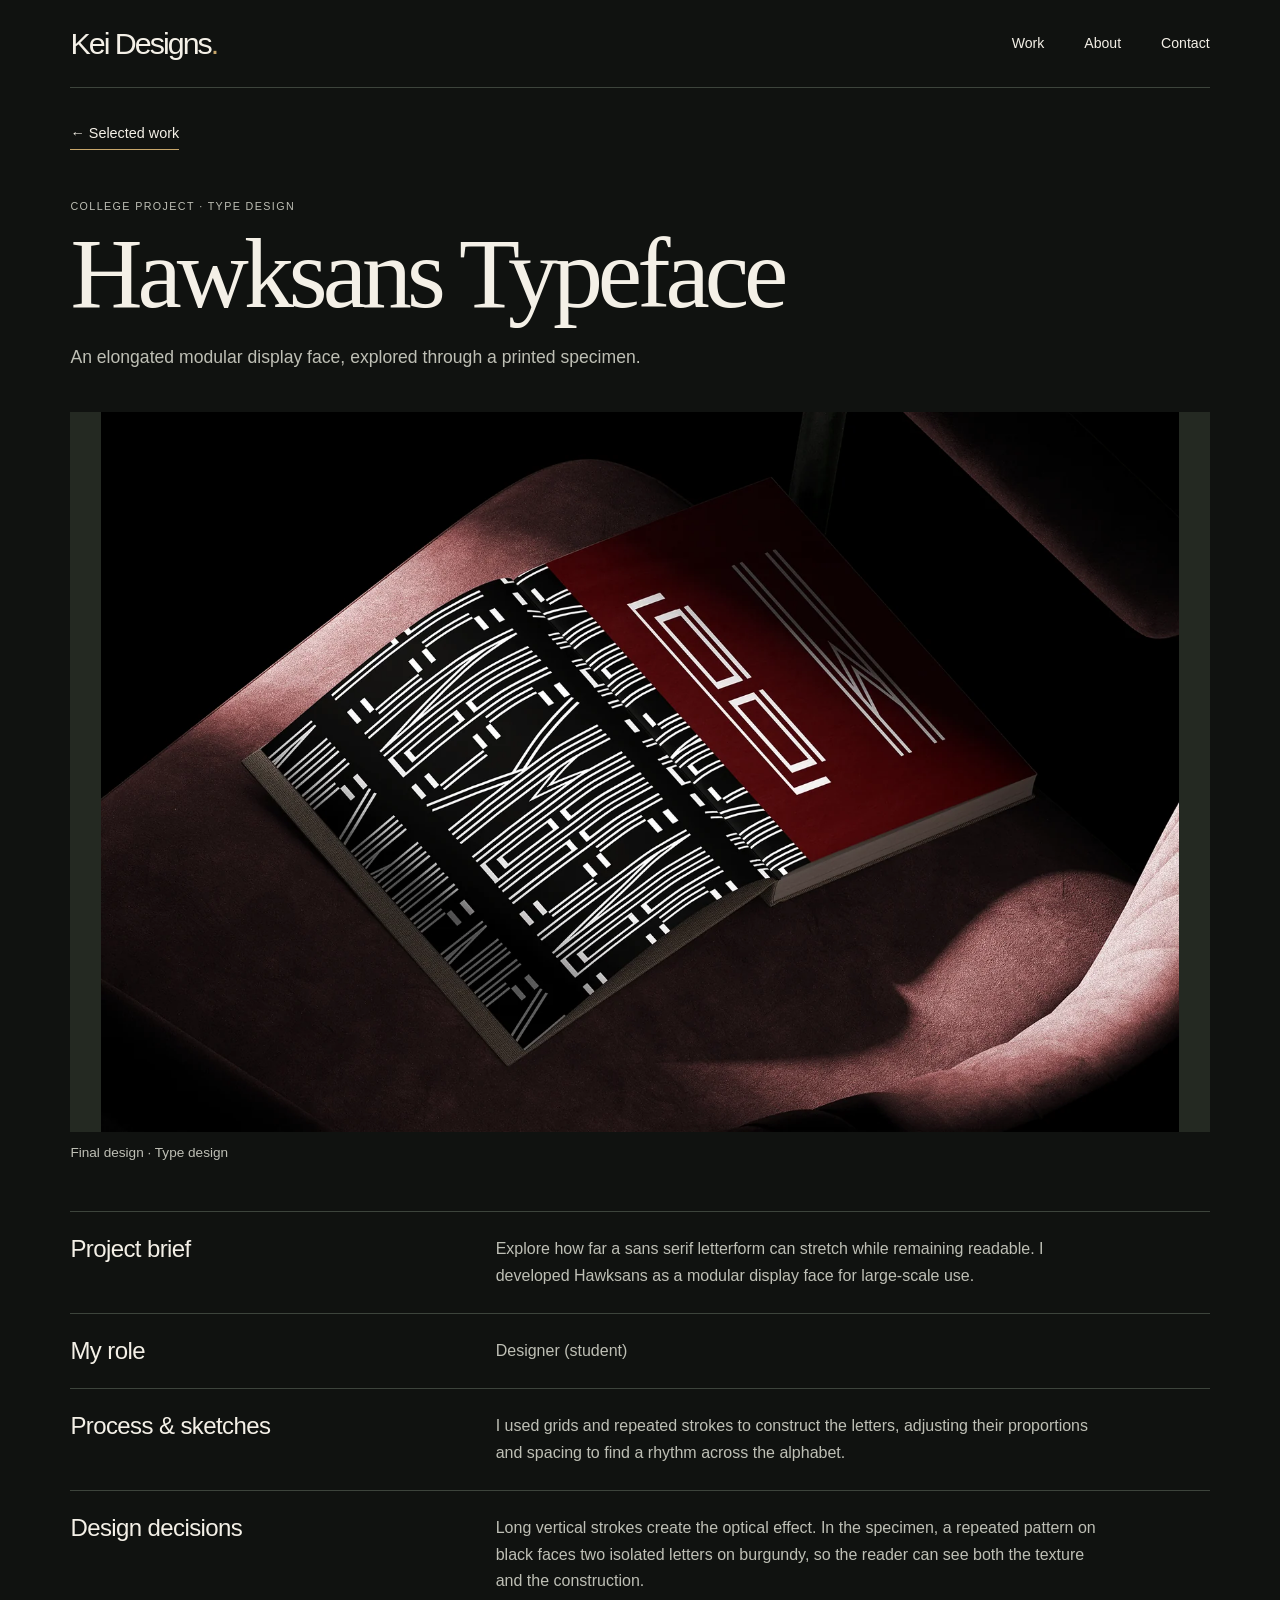
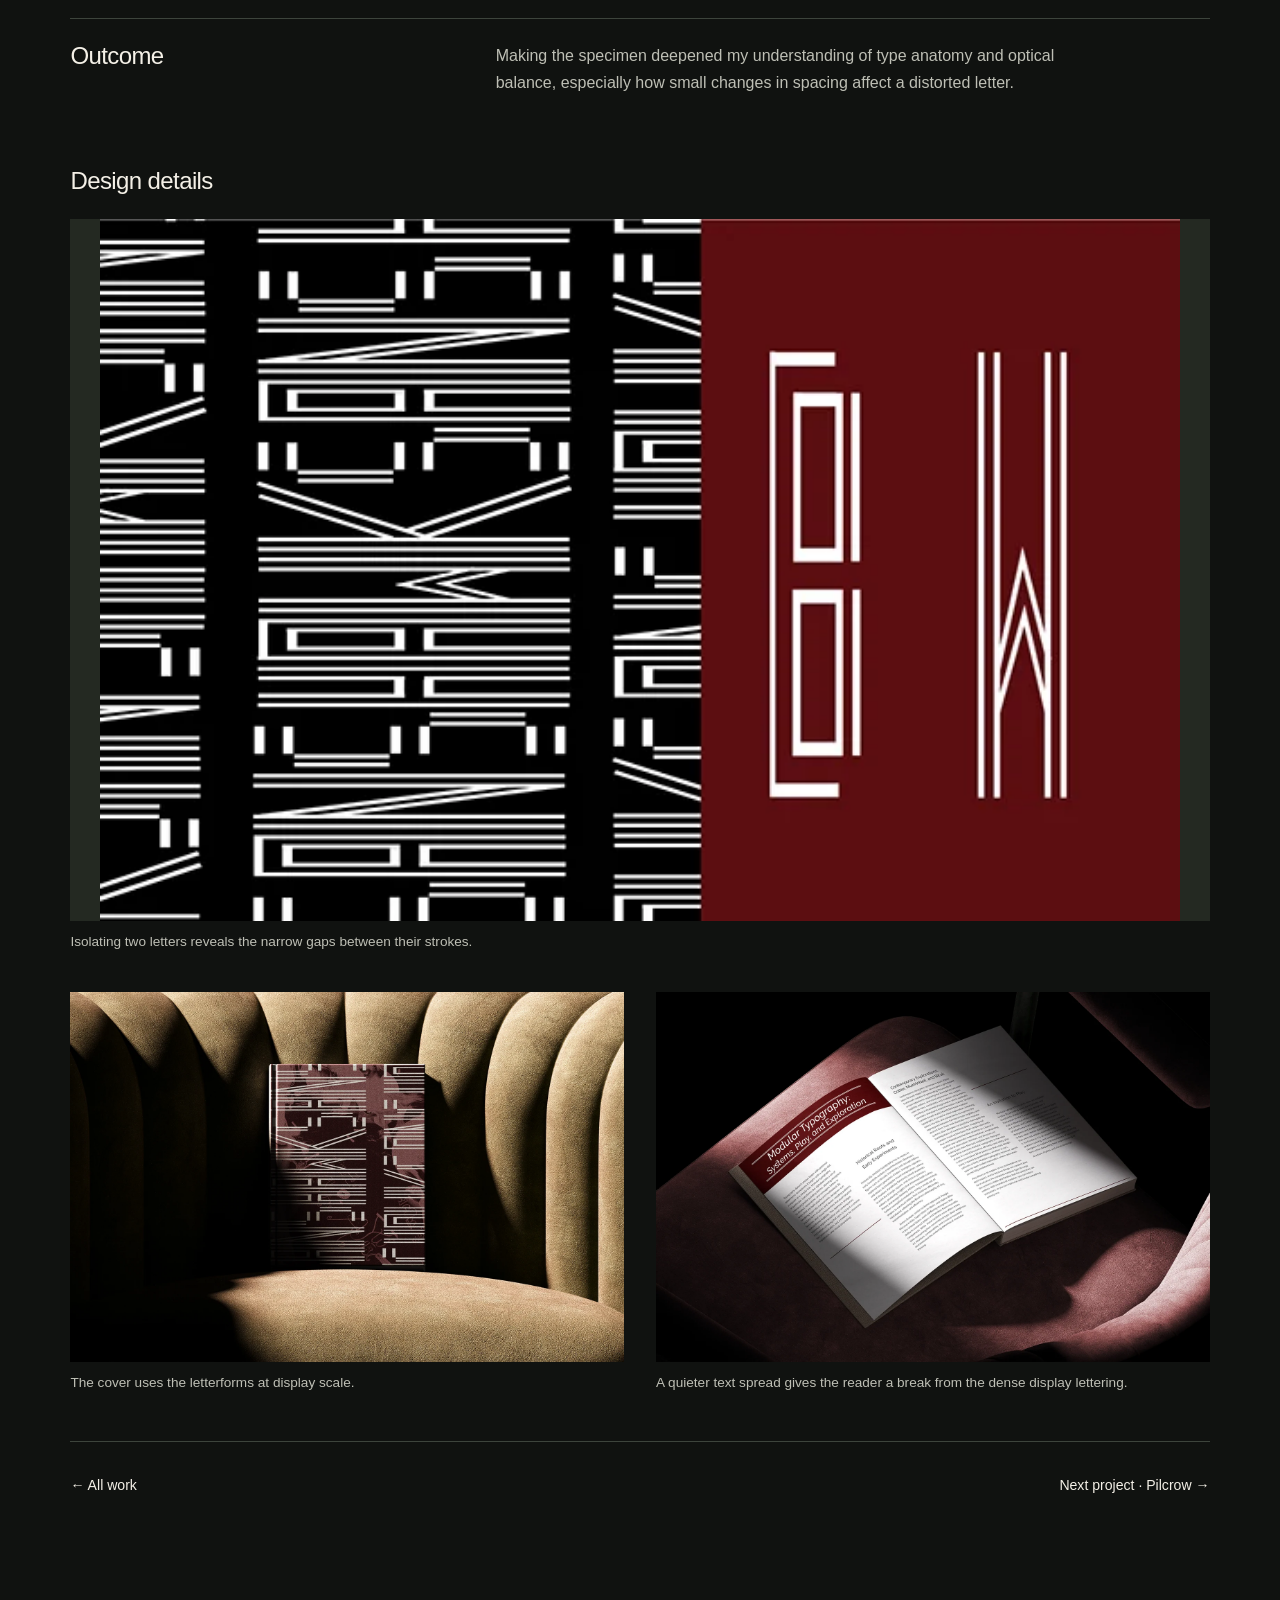
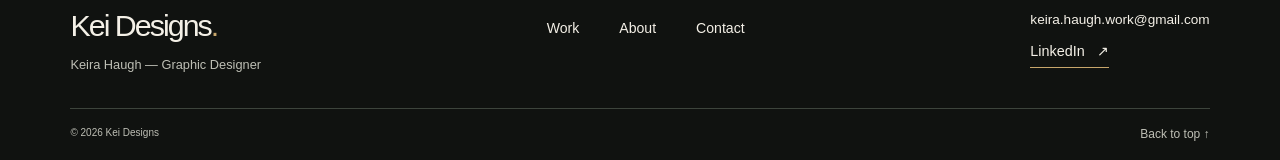
<file: projects/hawksans.html>
<!doctype html>
<html lang="en"><head>
<meta charset="utf-8"><meta name="viewport" content="width=device-width,initial-scale=1">
<title>Hawksans Typeface | Kei Designs</title><meta name="description" content="An elongated modular display face, explored through a printed specimen.">
<meta name="color-scheme" content="dark">
<meta property="og:type" content="website"><meta property="og:site_name" content="Kei Designs">
<meta property="og:title" content="Hawksans Typeface | Kei Designs"><meta property="og:description" content="An elongated modular display face, explored through a printed specimen.">
<meta property="og:image" content="https://keidesigns.github.io/kei-designs/assets/share.jpg"><meta property="og:image:width" content="1200"><meta property="og:image:height" content="630">
<meta property="og:image:alt" content="Hawksans modular type specimen in black, burgundy and white">
<link rel="canonical" href="https://keidesigns.github.io/kei-designs/projects/hawksans.html"><meta property="og:url" content="https://keidesigns.github.io/kei-designs/projects/hawksans.html">
<link rel="icon" href="../assets/favicon.svg">
<link rel="stylesheet" href="../assets/styles/site.css?v=dark-20261111">
<script src="../assets/motion.js" defer></script>
</head><body>
<a class="skip" href="#main">Skip to content</a>
<header class="mast"><div class="shell mast-inner"><a class="brand" href="../index.html"><span class="brand-name">Kei Designs</span><span class="brand-dot" aria-hidden="true">.</span></a><nav aria-label="Main navigation"><a href="../index.html#work">Work</a><a href="../index.html#about">About</a><a href="../index.html#contact">Contact</a></nav></div></header>
<main id="main" tabindex="-1"><article class="shell study"><a class="line-link back" href="../index.html#work">← Selected work</a>
<header class="study-heading"><p class="eyebrow">College project · Type design</p><h1>Hawksans Typeface</h1><p class="lead">An elongated modular display face, explored through a printed specimen.</p></header>
<figure class="study-cover"><a href="../assets/projects/hawksans.webp" aria-label="View full artwork: Black, white and burgundy type specimen featuring narrow modular letterforms."><img src="../assets/projects/hawksans.webp" alt="Black, white and burgundy type specimen featuring narrow modular letterforms." width="1600" height="1068" fetchpriority="high" decoding="async"></a><figcaption>Final design · Type design</figcaption></figure>
<div class="study-details"><section class="study-detail reveal"><h2>Project brief</h2><p>Explore how far a sans serif letterform can stretch while remaining readable. I developed Hawksans as a modular display face for large-scale use.</p></section><section class="study-detail reveal"><h2>My role</h2><p>Designer (student)</p></section><section class="study-detail reveal"><h2>Process &amp; sketches</h2><p>I used grids and repeated strokes to construct the letters, adjusting their proportions and spacing to find a rhythm across the alphabet.</p></section><section class="study-detail reveal"><h2>Design decisions</h2><p>Long vertical strokes create the optical effect. In the specimen, a repeated pattern on black faces two isolated letters on burgundy, so the reader can see both the texture and the construction.</p></section><section class="study-detail reveal"><h2>Outcome</h2><p>Making the specimen deepened my understanding of type anatomy and optical balance, especially how small changes in spacing affect a distorted letter.</p></section></div>
<section class="gallery"><h2>Design details</h2><div class="gallery-grid"><figure class="gallery-item reveal">
<a href="../assets/projects/hawksans-glyphs.webp" aria-label="View full image: Flat specimen showing repeated linear glyphs beside two enlarged letters."><img src="../assets/projects/hawksans-glyphs.webp" alt="Flat specimen showing repeated linear glyphs beside two enlarged letters." width="600" height="390" loading="lazy" decoding="async"></a><figcaption>Isolating two letters reveals the narrow gaps between their strokes.</figcaption></figure><figure class="gallery-item reveal">
<a href="../assets/projects/hawksans-cover.webp" aria-label="View full image: A burgundy specimen cover with white linear type on an ochre chair."><img src="../assets/projects/hawksans-cover.webp" alt="A burgundy specimen cover with white linear type on an ochre chair." width="1600" height="1068" loading="lazy" decoding="async"></a><figcaption>The cover uses the letterforms at display scale.</figcaption></figure><figure class="gallery-item reveal">
<a href="../assets/projects/hawksans-spread.webp" aria-label="View full image: Open printed spread about modular typography."><img src="../assets/projects/hawksans-spread.webp" alt="Open printed spread about modular typography." width="1600" height="1068" loading="lazy" decoding="async"></a><figcaption>A quieter text spread gives the reader a break from the dense display lettering.</figcaption></figure></div></section>
<nav class="next" aria-label="Project navigation"><a href="../index.html#work">← All work</a><a href="pilcrow.html">Next project · Pilcrow →</a></nav></article></main>
<footer class="footer"><div class="shell footer-top"><div><a class="brand" href="../index.html"><span class="brand-name">Kei Designs</span><span class="brand-dot" aria-hidden="true">.</span></a><p class="muted">Keira Haugh — Graphic Designer</p></div>
<nav aria-label="Footer navigation"><a href="../index.html#work">Work</a><a href="../index.html#about">About</a><a href="../index.html#contact">Contact</a></nav><div class="footer-contact"><a href="mailto:keira.haugh.work@gmail.com">keira.haugh.work@gmail.com</a><a class="line-link" href="https://www.linkedin.com/in/keira-haugh">LinkedIn <span class="arrow" aria-hidden="true">↗</span></a></div></div>
<div class="shell footer-bottom"><small>© 2026 Kei Designs</small><a href="#main">Back to top ↑</a></div></footer>
</body></html>
</file>
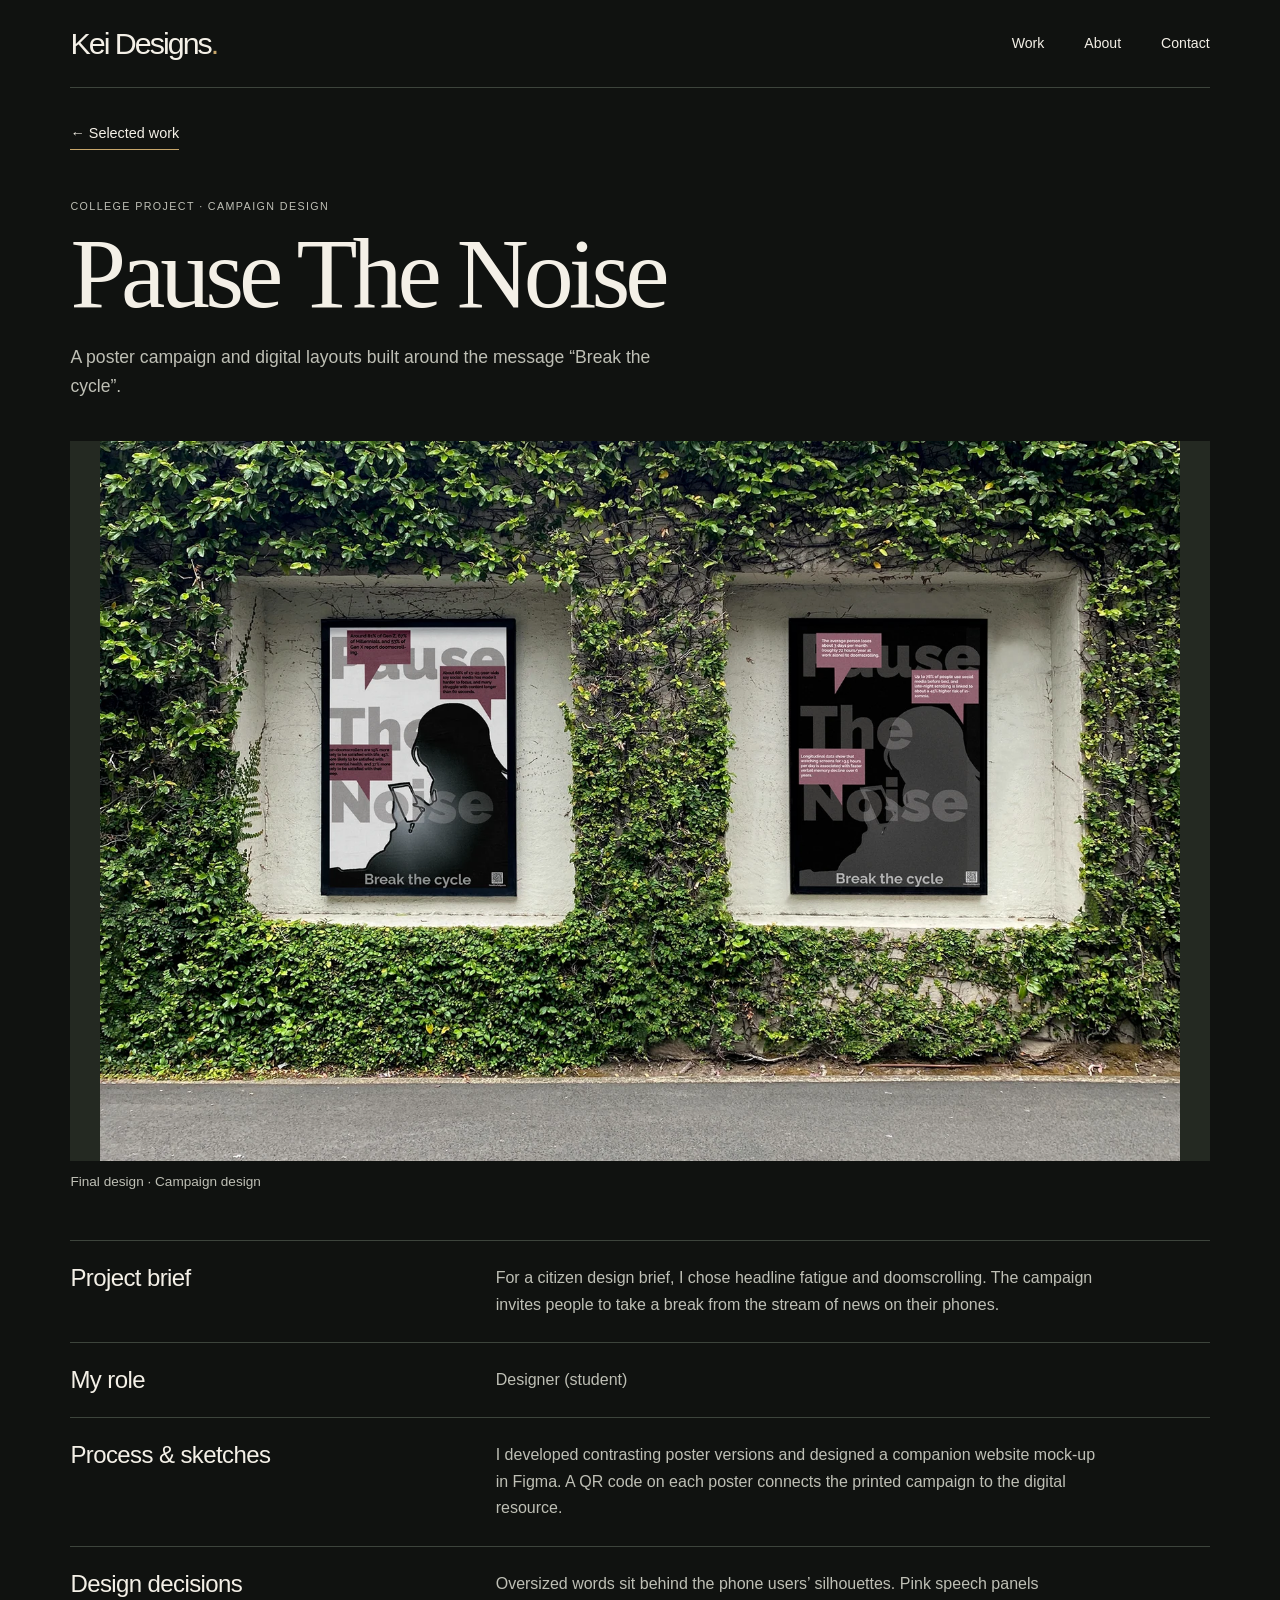
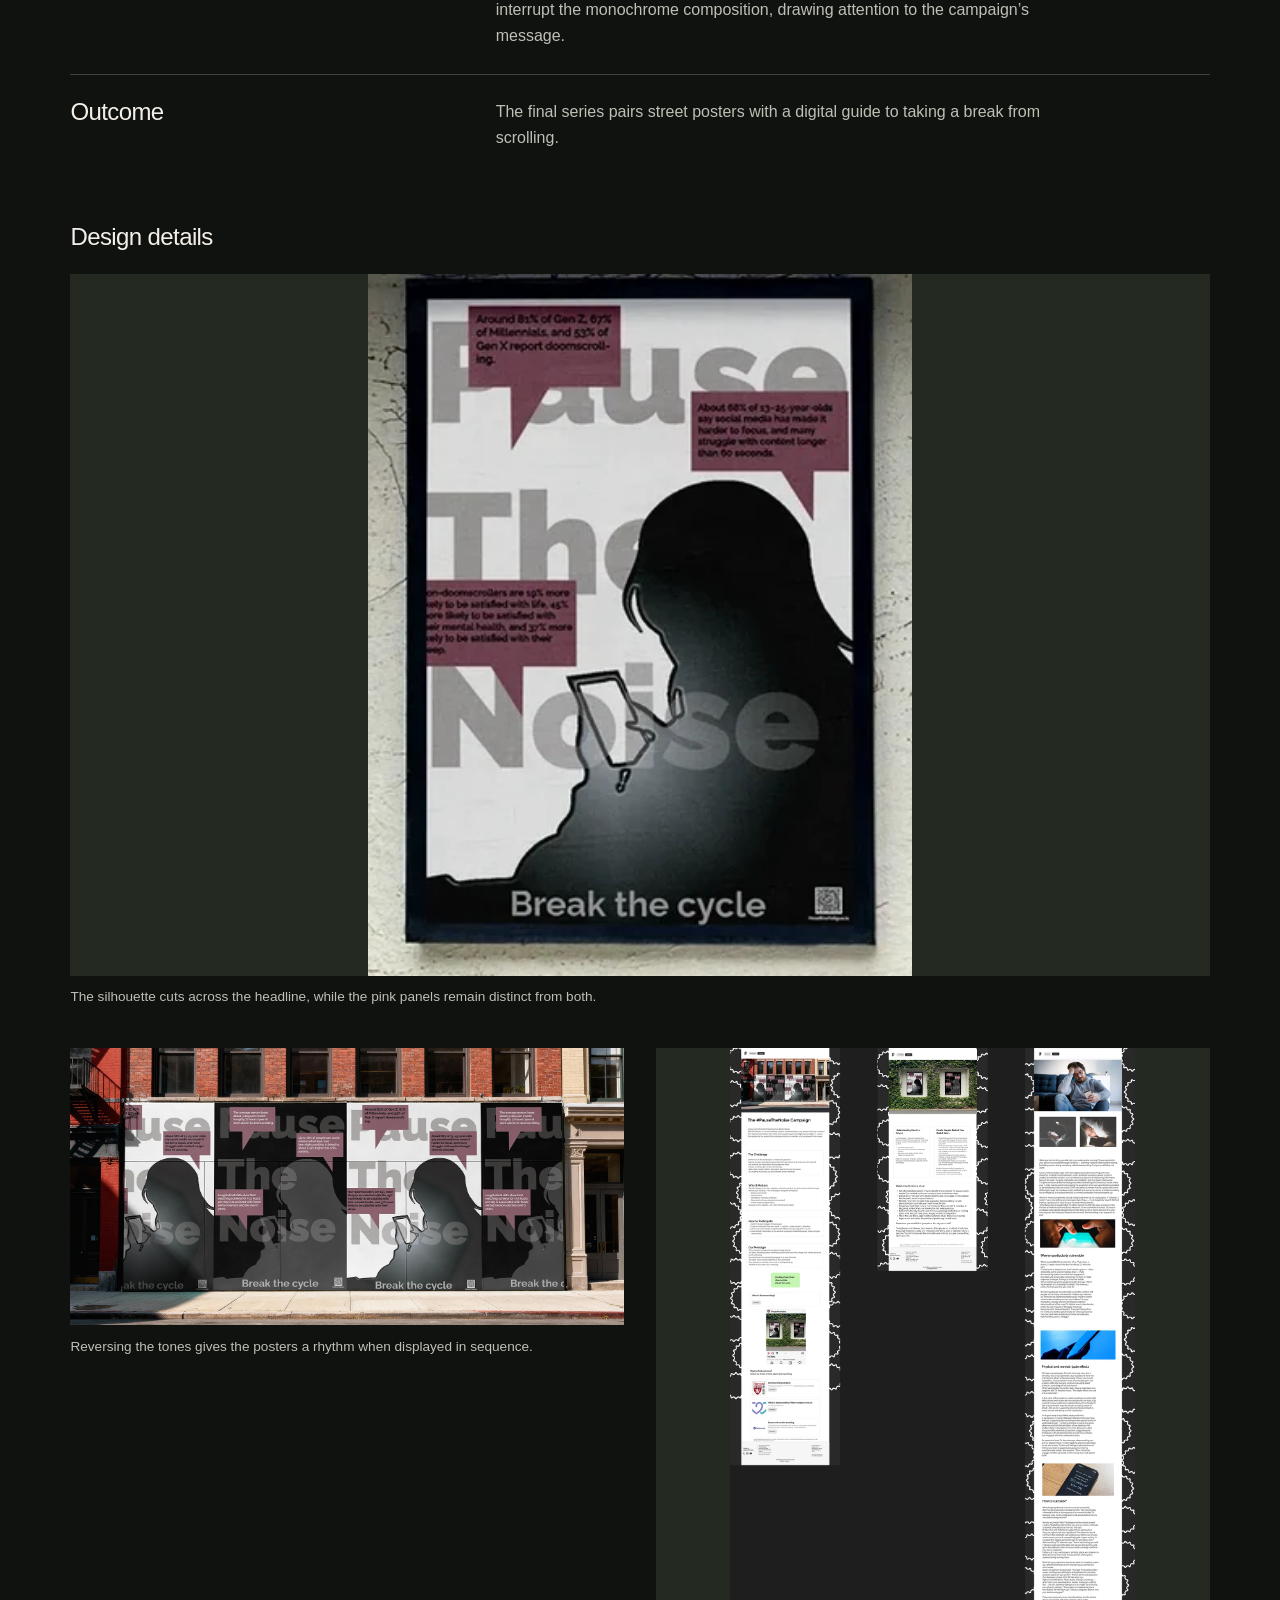
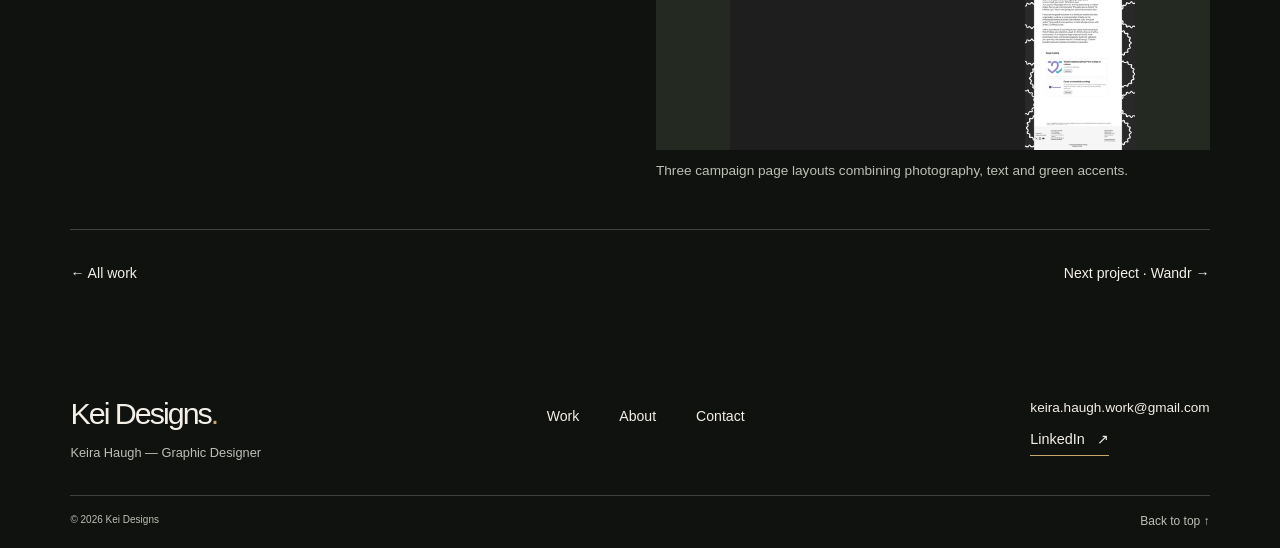
<file: projects/pause-the-noise.html>
<!doctype html>
<html lang="en"><head>
<meta charset="utf-8"><meta name="viewport" content="width=device-width,initial-scale=1">
<title>Pause The Noise | Kei Designs</title><meta name="description" content="A poster campaign and digital layouts built around the message “Break the cycle”.">
<meta name="color-scheme" content="dark">
<meta property="og:type" content="website"><meta property="og:site_name" content="Kei Designs">
<meta property="og:title" content="Pause The Noise | Kei Designs"><meta property="og:description" content="A poster campaign and digital layouts built around the message “Break the cycle”.">
<meta property="og:image" content="https://keidesigns.github.io/kei-designs/assets/share.jpg"><meta property="og:image:width" content="1200"><meta property="og:image:height" content="630">
<meta property="og:image:alt" content="Hawksans modular type specimen in black, burgundy and white">
<link rel="canonical" href="https://keidesigns.github.io/kei-designs/projects/pause-the-noise.html"><meta property="og:url" content="https://keidesigns.github.io/kei-designs/projects/pause-the-noise.html">
<link rel="icon" href="../assets/favicon.svg">
<link rel="stylesheet" href="../assets/styles/site.css?v=dark-20261111">
<script src="../assets/motion.js" defer></script>
</head><body>
<a class="skip" href="#main">Skip to content</a>
<header class="mast"><div class="shell mast-inner"><a class="brand" href="../index.html"><span class="brand-name">Kei Designs</span><span class="brand-dot" aria-hidden="true">.</span></a><nav aria-label="Main navigation"><a href="../index.html#work">Work</a><a href="../index.html#about">About</a><a href="../index.html#contact">Contact</a></nav></div></header>
<main id="main" tabindex="-1"><article class="shell study"><a class="line-link back" href="../index.html#work">← Selected work</a>
<header class="study-heading"><p class="eyebrow">College project · Campaign design</p><h1>Pause The Noise</h1><p class="lead">A poster campaign and digital layouts built around the message “Break the cycle”.</p></header>
<figure class="study-cover"><a href="../assets/projects/pause-the-noise.webp" aria-label="View full artwork: Two contrasting Pause The Noise posters mounted in an ivy-covered wall."><img src="../assets/projects/pause-the-noise.webp" alt="Two contrasting Pause The Noise posters mounted in an ivy-covered wall." width="1600" height="1067" fetchpriority="high" decoding="async"></a><figcaption>Final design · Campaign design</figcaption></figure>
<div class="study-details"><section class="study-detail reveal"><h2>Project brief</h2><p>For a citizen design brief, I chose headline fatigue and doomscrolling. The campaign invites people to take a break from the stream of news on their phones.</p></section><section class="study-detail reveal"><h2>My role</h2><p>Designer (student)</p></section><section class="study-detail reveal"><h2>Process &amp; sketches</h2><p>I developed contrasting poster versions and designed a companion website mock-up in Figma. A QR code on each poster connects the printed campaign to the digital resource.</p></section><section class="study-detail reveal"><h2>Design decisions</h2><p>Oversized words sit behind the phone users’ silhouettes. Pink speech panels interrupt the monochrome composition, drawing attention to the campaign’s message.</p></section><section class="study-detail reveal"><h2>Outcome</h2><p>The final series pairs street posters with a digital guide to taking a break from scrolling.</p></section></div>
<section class="gallery"><h2>Design details</h2><div class="gallery-grid"><figure class="gallery-item reveal">
<a href="../assets/projects/pause-the-noise-detail.webp" aria-label="View full image: Detail of the light poster with silhouette and pink speech panels."><img src="../assets/projects/pause-the-noise-detail.webp" alt="Detail of the light poster with silhouette and pink speech panels." width="336" height="433" loading="lazy" decoding="async"></a><figcaption>The silhouette cuts across the headline, while the pink panels remain distinct from both.</figcaption></figure><figure class="gallery-item reveal">
<a href="../assets/projects/pause-street.webp" aria-label="View full image: Four alternating light and dark campaign posters on a street frontage."><img src="../assets/projects/pause-street.webp" alt="Four alternating light and dark campaign posters on a street frontage." width="1600" height="803" loading="lazy" decoding="async"></a><figcaption>Reversing the tones gives the posters a rhythm when displayed in sequence.</figcaption></figure><figure class="gallery-item reveal">
<a href="../assets/projects/pause-screens.webp" aria-label="View full image: Three campaign page layouts combining photography, text and green accents."><img src="../assets/projects/pause-screens.webp" alt="Three campaign page layouts combining photography, text and green accents." width="1269" height="2200" loading="lazy" decoding="async"></a><figcaption>Three campaign page layouts combining photography, text and green accents.</figcaption></figure></div></section>
<nav class="next" aria-label="Project navigation"><a href="../index.html#work">← All work</a><a href="wandr.html">Next project · Wandr →</a></nav></article></main>
<footer class="footer"><div class="shell footer-top"><div><a class="brand" href="../index.html"><span class="brand-name">Kei Designs</span><span class="brand-dot" aria-hidden="true">.</span></a><p class="muted">Keira Haugh — Graphic Designer</p></div>
<nav aria-label="Footer navigation"><a href="../index.html#work">Work</a><a href="../index.html#about">About</a><a href="../index.html#contact">Contact</a></nav><div class="footer-contact"><a href="mailto:keira.haugh.work@gmail.com">keira.haugh.work@gmail.com</a><a class="line-link" href="https://www.linkedin.com/in/keira-haugh">LinkedIn <span class="arrow" aria-hidden="true">↗</span></a></div></div>
<div class="shell footer-bottom"><small>© 2026 Kei Designs</small><a href="#main">Back to top ↑</a></div></footer>
</body></html>
</file>
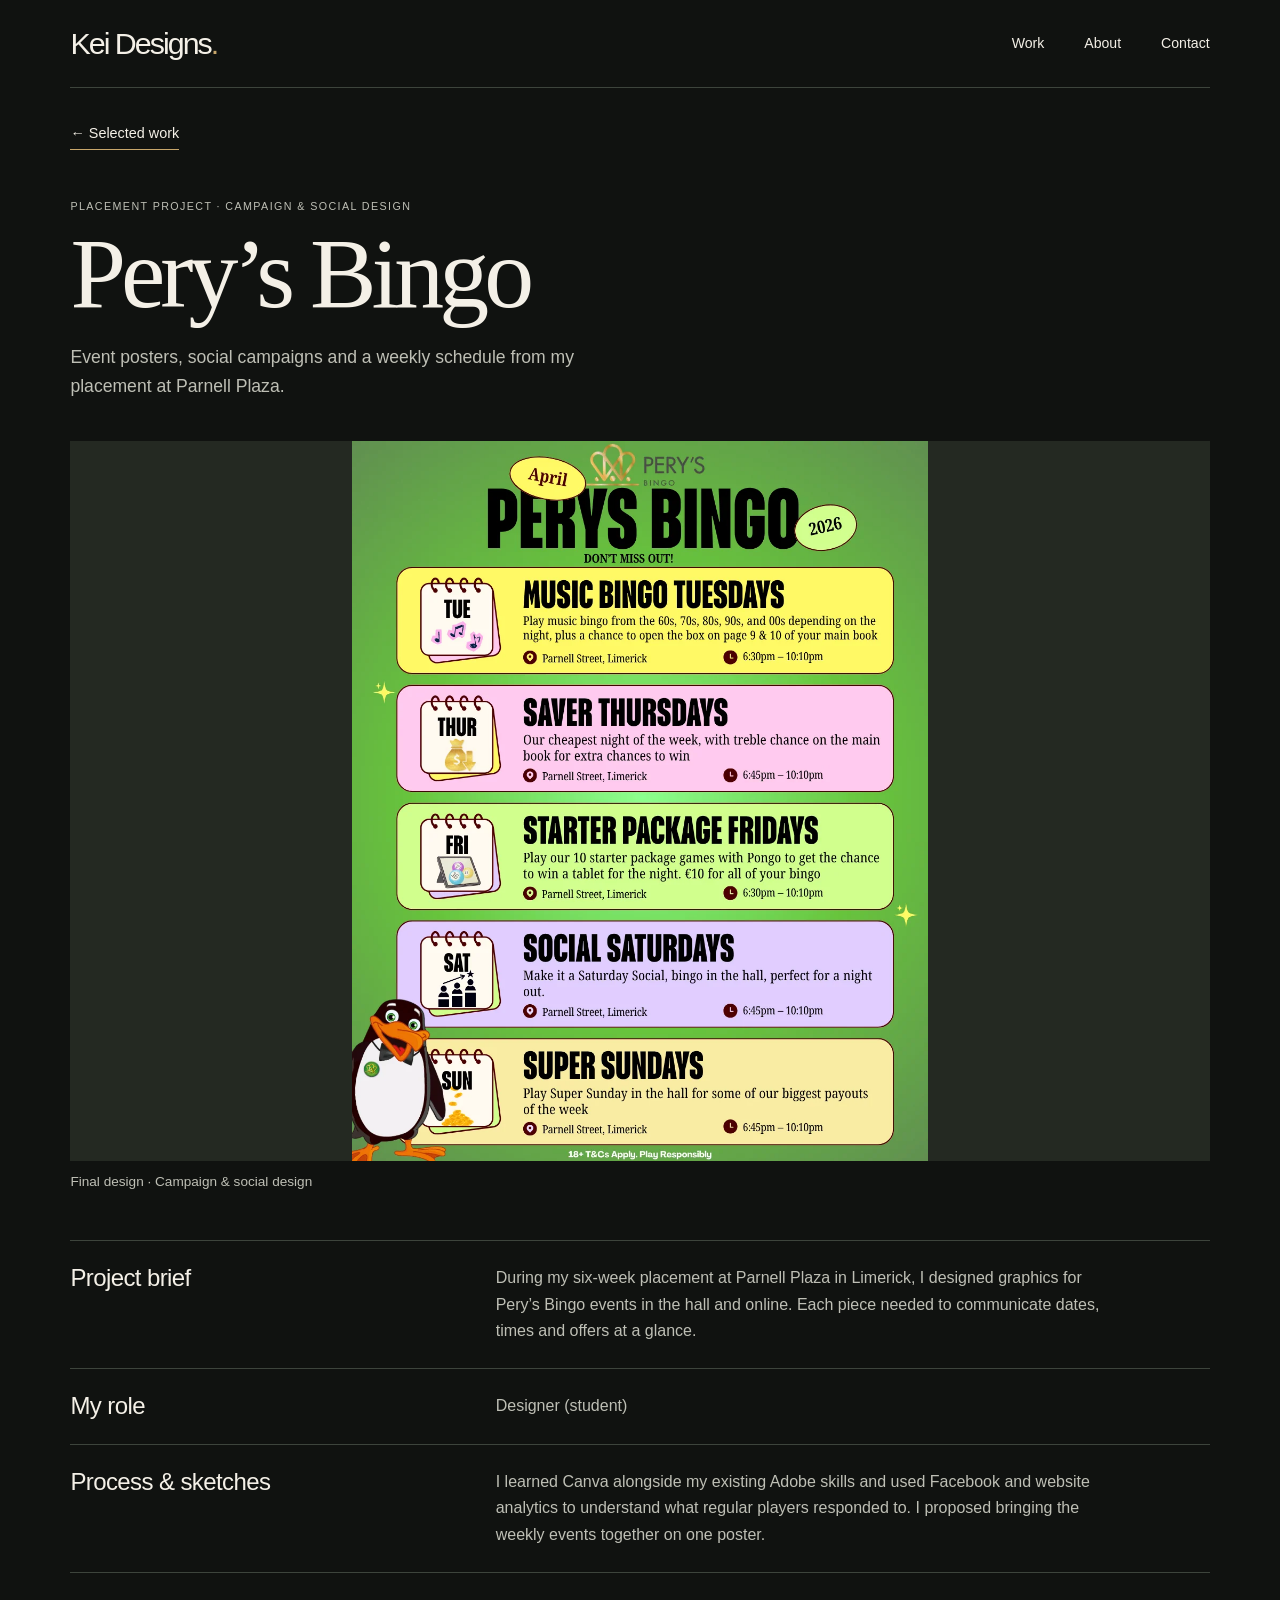
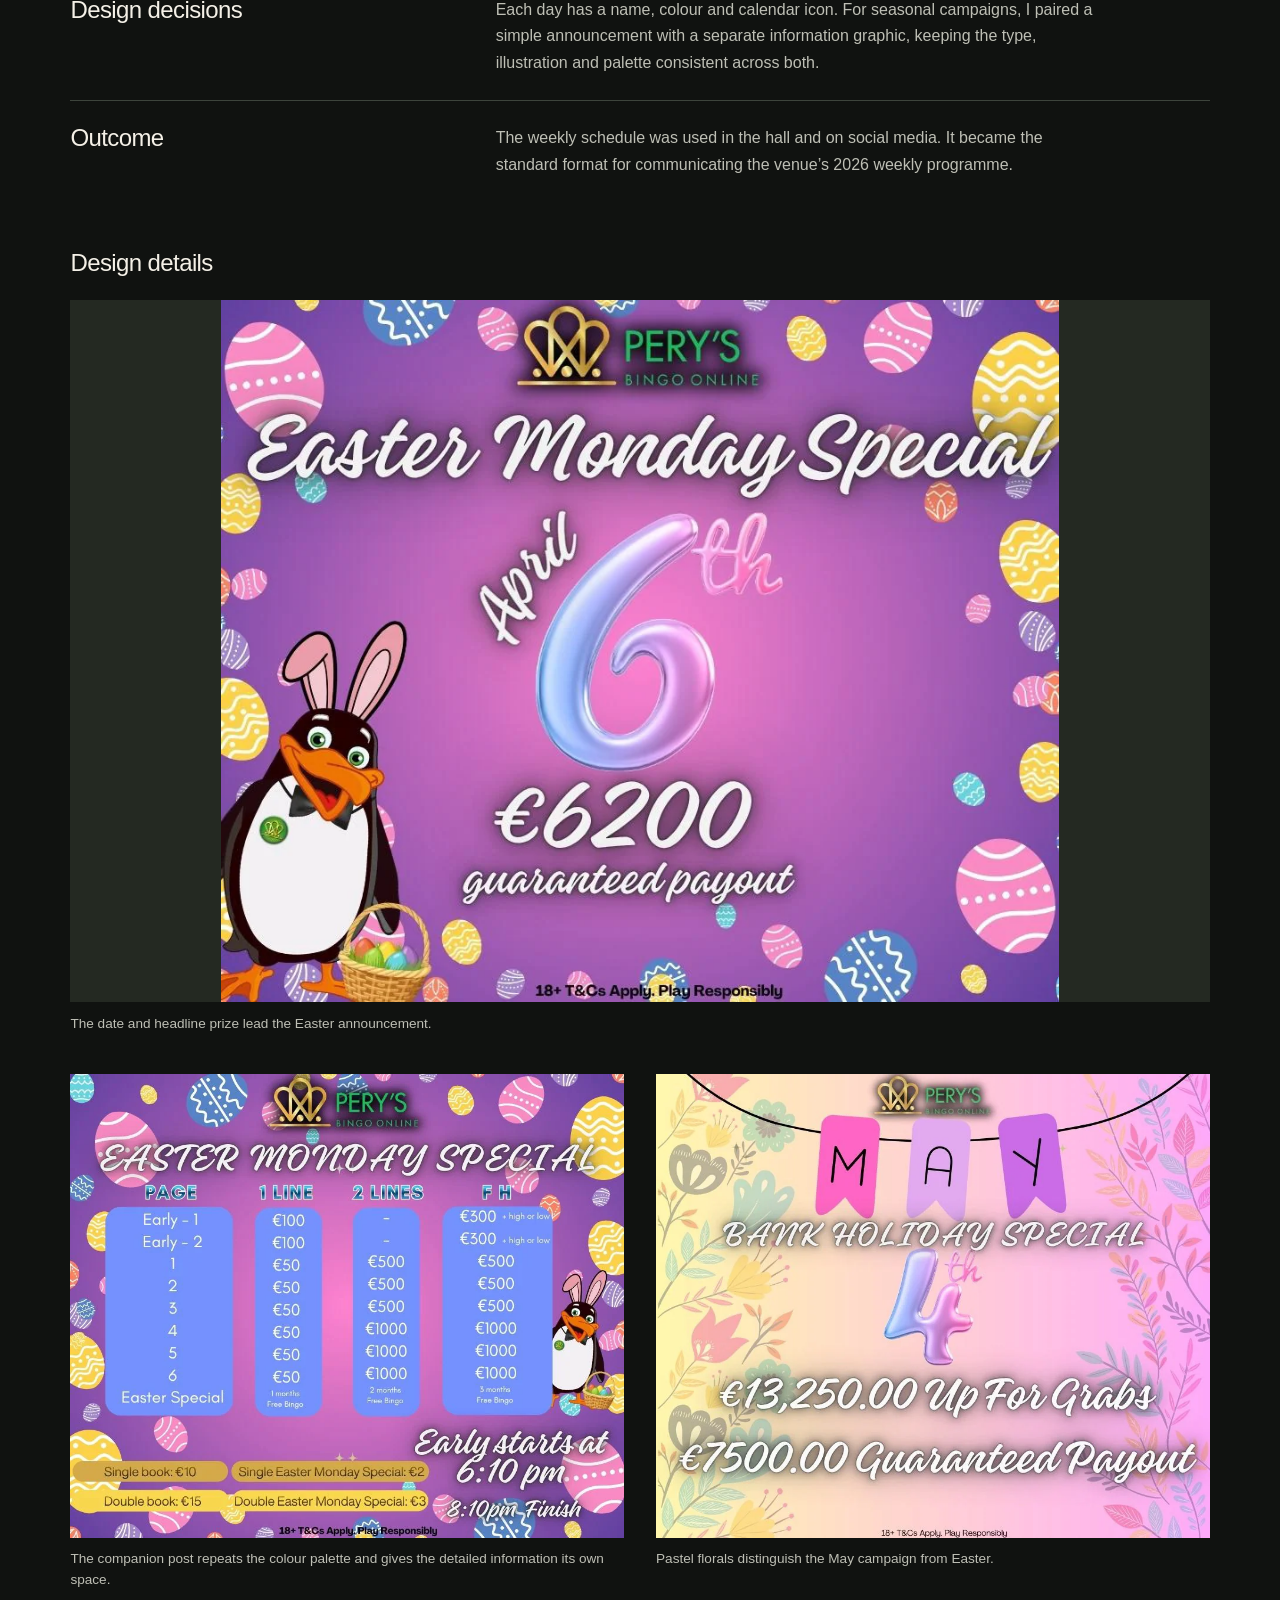
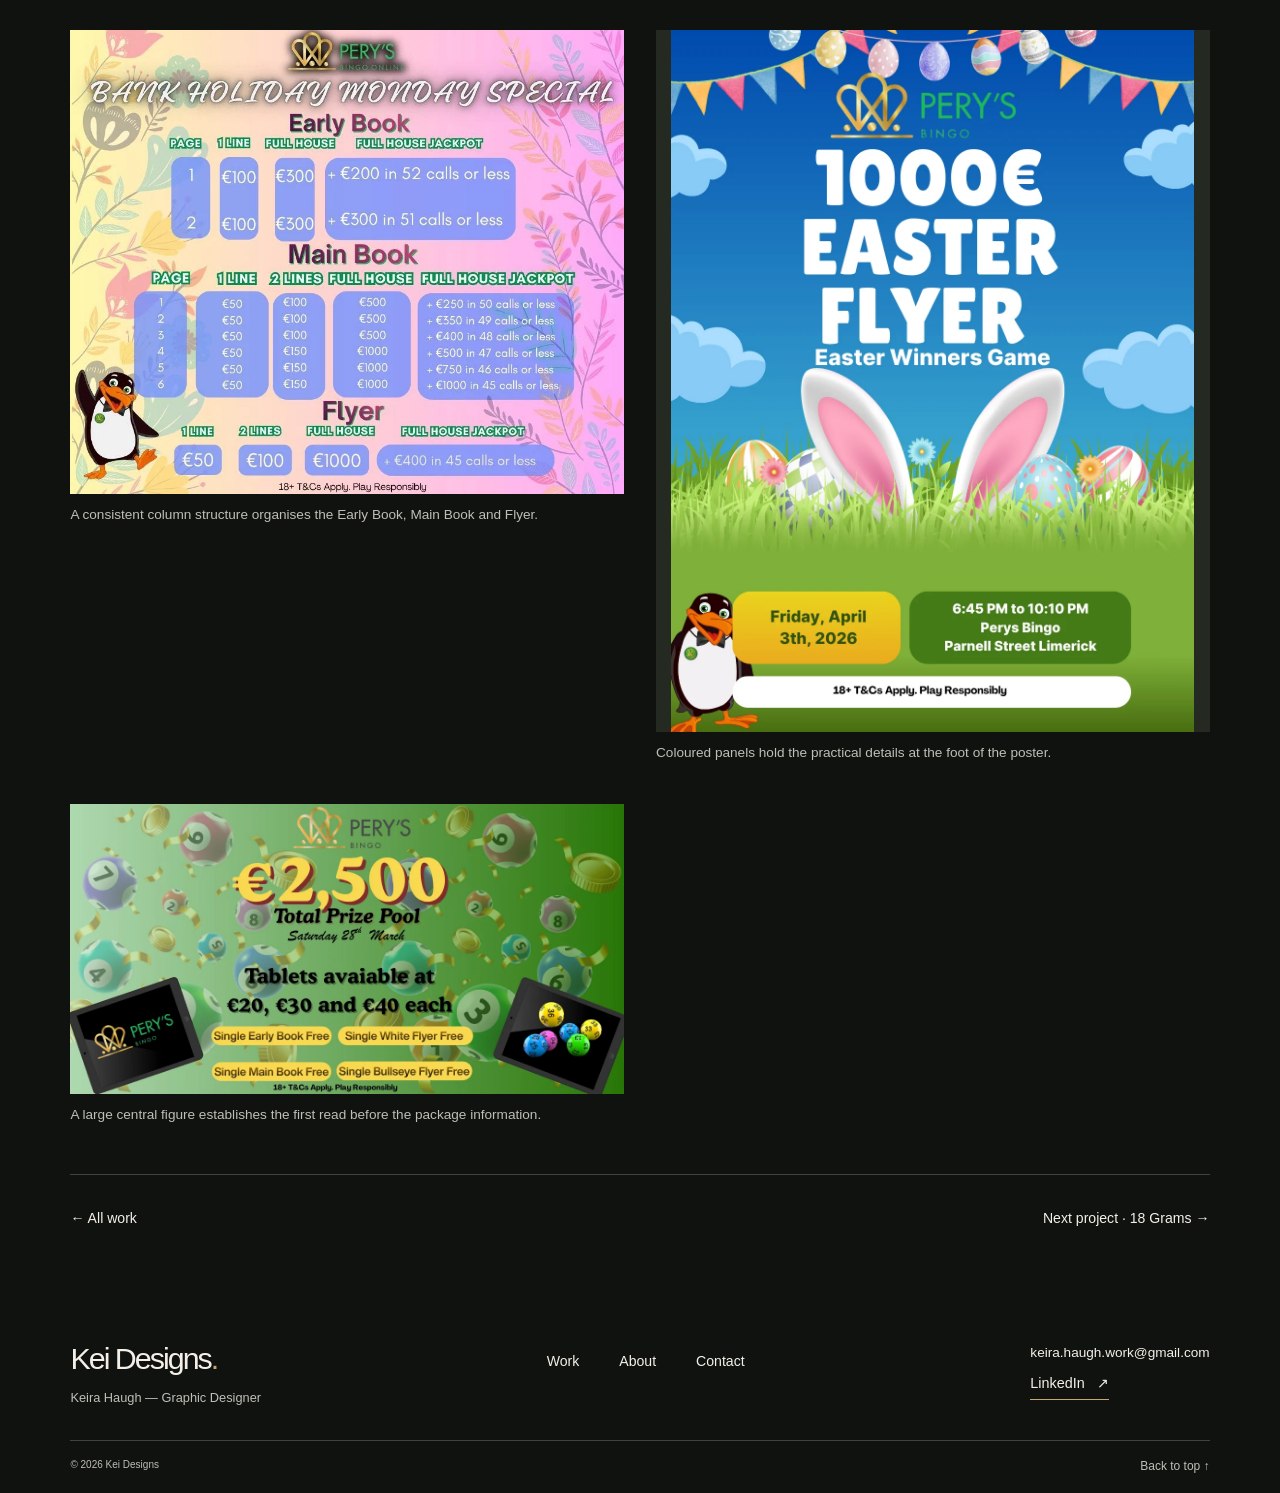
<file: projects/perys-bingo.html>
<!doctype html>
<html lang="en"><head>
<meta charset="utf-8"><meta name="viewport" content="width=device-width,initial-scale=1">
<title>Pery’s Bingo | Kei Designs</title><meta name="description" content="Event posters, social campaigns and a weekly schedule from my placement at Parnell Plaza.">
<meta name="color-scheme" content="dark">
<meta property="og:type" content="website"><meta property="og:site_name" content="Kei Designs">
<meta property="og:title" content="Pery’s Bingo | Kei Designs"><meta property="og:description" content="Event posters, social campaigns and a weekly schedule from my placement at Parnell Plaza.">
<meta property="og:image" content="https://keidesigns.github.io/kei-designs/assets/share.jpg"><meta property="og:image:width" content="1200"><meta property="og:image:height" content="630">
<meta property="og:image:alt" content="Hawksans modular type specimen in black, burgundy and white">
<link rel="canonical" href="https://keidesigns.github.io/kei-designs/projects/perys-bingo.html"><meta property="og:url" content="https://keidesigns.github.io/kei-designs/projects/perys-bingo.html">
<link rel="icon" href="../assets/favicon.svg">
<link rel="stylesheet" href="../assets/styles/site.css?v=dark-20261111">
<script src="../assets/motion.js" defer></script>
</head><body>
<a class="skip" href="#main">Skip to content</a>
<header class="mast"><div class="shell mast-inner"><a class="brand" href="../index.html"><span class="brand-name">Kei Designs</span><span class="brand-dot" aria-hidden="true">.</span></a><nav aria-label="Main navigation"><a href="../index.html#work">Work</a><a href="../index.html#about">About</a><a href="../index.html#contact">Contact</a></nav></div></header>
<main id="main" tabindex="-1"><article class="shell study"><a class="line-link back" href="../index.html#work">← Selected work</a>
<header class="study-heading"><p class="eyebrow">Placement project · Campaign &amp; social design</p><h1>Pery’s Bingo</h1><p class="lead">Event posters, social campaigns and a weekly schedule from my placement at Parnell Plaza.</p></header>
<figure class="study-cover"><a href="../assets/projects/perys-week.webp" aria-label="View full artwork: Pery’s Bingo weekly schedule with five colour-coded event panels and calendar icons."><img src="../assets/projects/perys-week.webp" alt="Pery’s Bingo weekly schedule with five colour-coded event panels and calendar icons." width="1080" height="1350" fetchpriority="high" decoding="async"></a><figcaption>Final design · Campaign &amp; social design</figcaption></figure>
<div class="study-details"><section class="study-detail reveal"><h2>Project brief</h2><p>During my six-week placement at Parnell Plaza in Limerick, I designed graphics for Pery’s Bingo events in the hall and online. Each piece needed to communicate dates, times and offers at a glance.</p></section><section class="study-detail reveal"><h2>My role</h2><p>Designer (student)</p></section><section class="study-detail reveal"><h2>Process &amp; sketches</h2><p>I learned Canva alongside my existing Adobe skills and used Facebook and website analytics to understand what regular players responded to. I proposed bringing the weekly events together on one poster.</p></section><section class="study-detail reveal"><h2>Design decisions</h2><p>Each day has a name, colour and calendar icon. For seasonal campaigns, I paired a simple announcement with a separate information graphic, keeping the type, illustration and palette consistent across both.</p></section><section class="study-detail reveal"><h2>Outcome</h2><p>The weekly schedule was used in the hall and on social media. It became the standard format for communicating the venue’s 2026 weekly programme.</p></section></div>
<section class="gallery"><h2>Design details</h2><div class="gallery-grid"><figure class="gallery-item reveal">
<a href="../assets/projects/perys-easter.webp" aria-label="View full image: Easter Monday announcement featuring an oversized date and purple egg pattern."><img src="../assets/projects/perys-easter.webp" alt="Easter Monday announcement featuring an oversized date and purple egg pattern." width="940" height="788" loading="lazy" decoding="async"></a><figcaption>The date and headline prize lead the Easter announcement.</figcaption></figure><figure class="gallery-item reveal">
<a href="../assets/projects/perys-easter-details.webp" aria-label="View full image: Companion Easter graphic with a column layout for the prize breakdown."><img src="../assets/projects/perys-easter-details.webp" alt="Companion Easter graphic with a column layout for the prize breakdown." width="940" height="788" loading="lazy" decoding="async"></a><figcaption>The companion post repeats the colour palette and gives the detailed information its own space.</figcaption></figure><figure class="gallery-item reveal">
<a href="../assets/projects/perys-may.webp" aria-label="View full image: May bank holiday announcement with pastel flowers and bunting."><img src="../assets/projects/perys-may.webp" alt="May bank holiday announcement with pastel flowers and bunting." width="940" height="788" loading="lazy" decoding="async"></a><figcaption>Pastel florals distinguish the May campaign from Easter.</figcaption></figure><figure class="gallery-item reveal">
<a href="../assets/projects/perys-may-details.webp" aria-label="View full image: Bank holiday information graphic with a three-part prize table."><img src="../assets/projects/perys-may-details.webp" alt="Bank holiday information graphic with a three-part prize table." width="940" height="788" loading="lazy" decoding="async"></a><figcaption>A consistent column structure organises the Early Book, Main Book and Flyer.</figcaption></figure><figure class="gallery-item reveal">
<a href="../assets/projects/perys-flyer.webp" aria-label="View full image: Blue Easter flyer with a large white headline, illustrated grass and rabbit ears."><img src="../assets/projects/perys-flyer.webp" alt="Blue Easter flyer with a large white headline, illustrated grass and rabbit ears." width="1080" height="1450" loading="lazy" decoding="async"></a><figcaption>Coloured panels hold the practical details at the foot of the poster.</figcaption></figure><figure class="gallery-item reveal">
<a href="../assets/projects/perys-march.webp" aria-label="View full image: Green event graphic with a prominent yellow prize figure."><img src="../assets/projects/perys-march.webp" alt="Green event graphic with a prominent yellow prize figure." width="1200" height="630" loading="lazy" decoding="async"></a><figcaption>A large central figure establishes the first read before the package information.</figcaption></figure></div></section>
<nav class="next" aria-label="Project navigation"><a href="../index.html#work">← All work</a><a href="18-grams.html">Next project · 18 Grams →</a></nav></article></main>
<footer class="footer"><div class="shell footer-top"><div><a class="brand" href="../index.html"><span class="brand-name">Kei Designs</span><span class="brand-dot" aria-hidden="true">.</span></a><p class="muted">Keira Haugh — Graphic Designer</p></div>
<nav aria-label="Footer navigation"><a href="../index.html#work">Work</a><a href="../index.html#about">About</a><a href="../index.html#contact">Contact</a></nav><div class="footer-contact"><a href="mailto:keira.haugh.work@gmail.com">keira.haugh.work@gmail.com</a><a class="line-link" href="https://www.linkedin.com/in/keira-haugh">LinkedIn <span class="arrow" aria-hidden="true">↗</span></a></div></div>
<div class="shell footer-bottom"><small>© 2026 Kei Designs</small><a href="#main">Back to top ↑</a></div></footer>
</body></html>
</file>
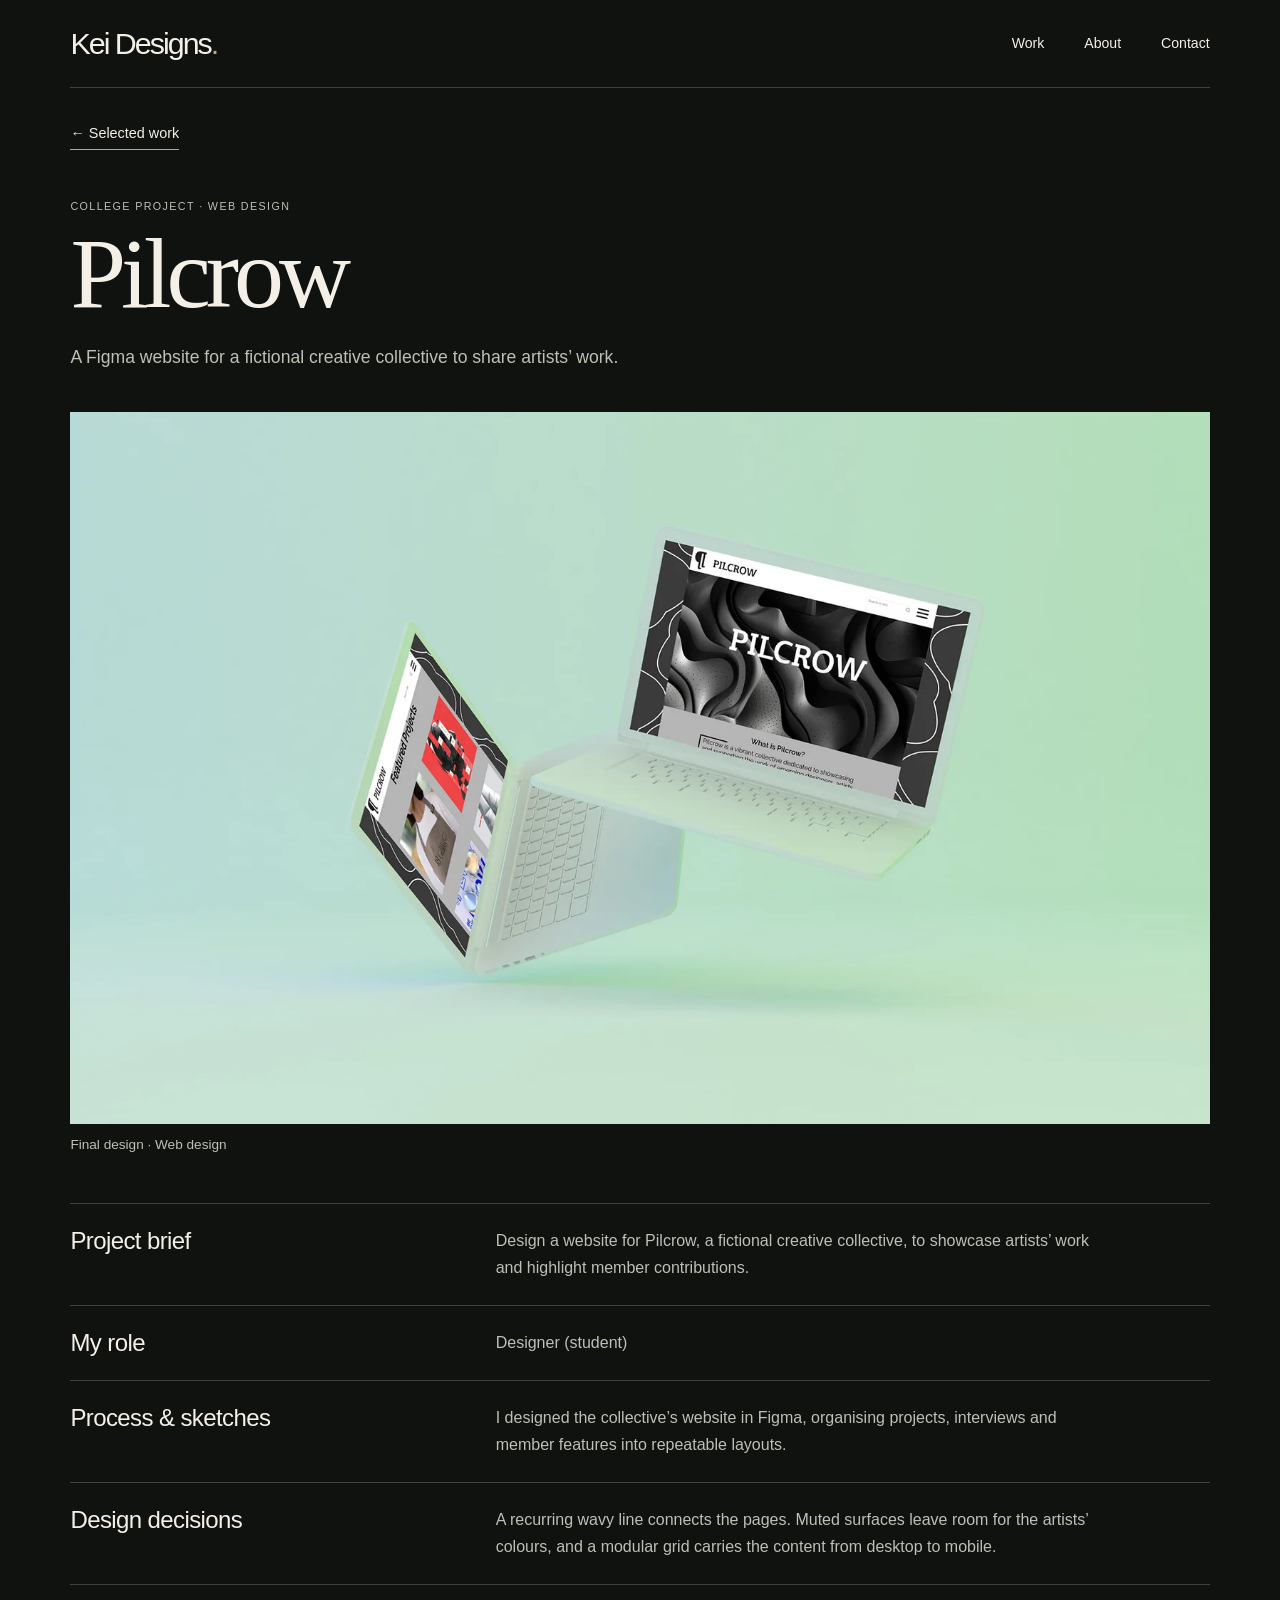
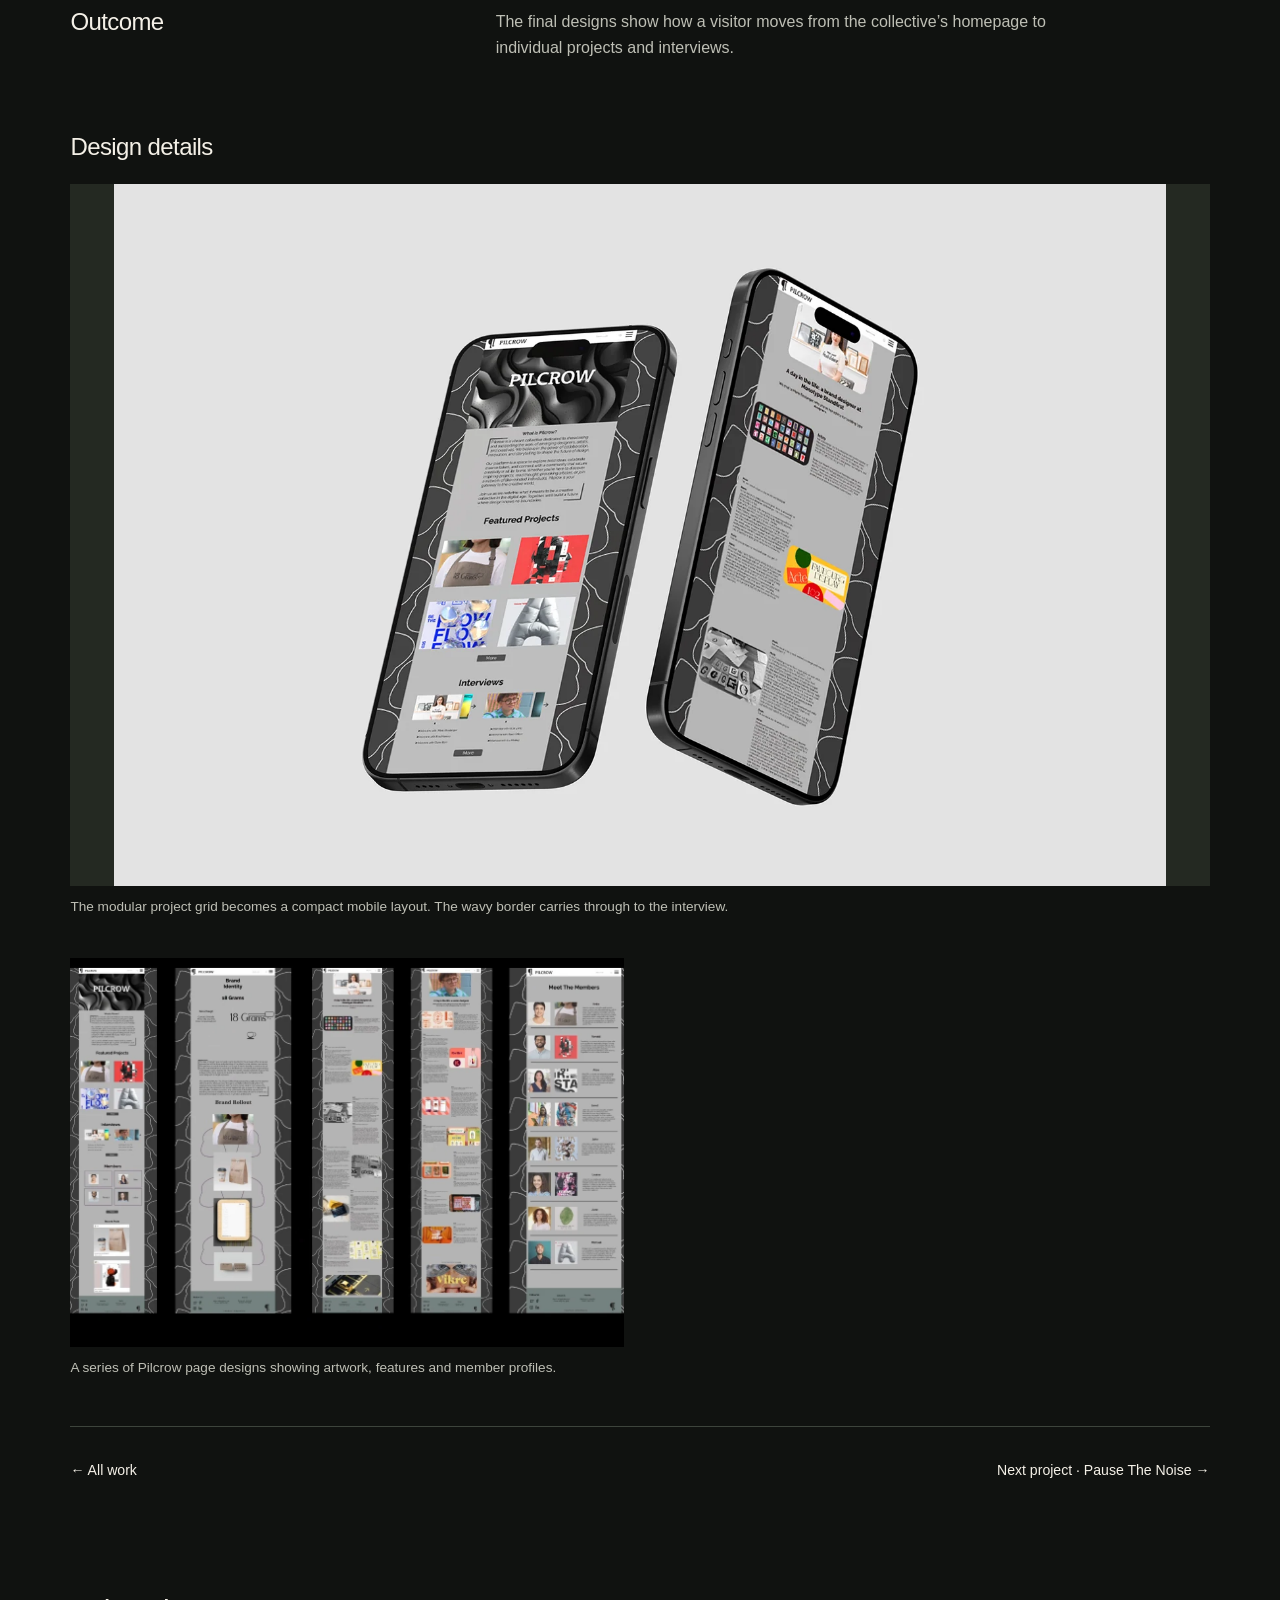
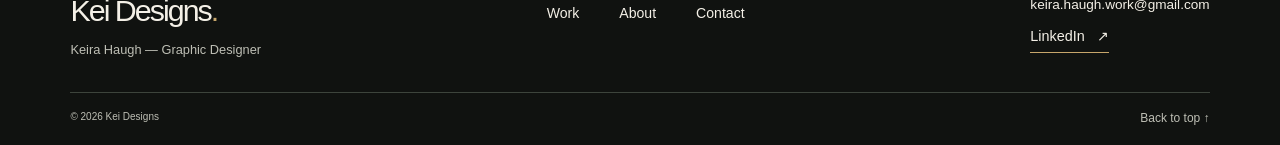
<file: projects/pilcrow.html>
<!doctype html>
<html lang="en"><head>
<meta charset="utf-8"><meta name="viewport" content="width=device-width,initial-scale=1">
<title>Pilcrow | Kei Designs</title><meta name="description" content="A Figma website for a fictional creative collective to share artists’ work.">
<meta name="color-scheme" content="dark">
<meta property="og:type" content="website"><meta property="og:site_name" content="Kei Designs">
<meta property="og:title" content="Pilcrow | Kei Designs"><meta property="og:description" content="A Figma website for a fictional creative collective to share artists’ work.">
<meta property="og:image" content="https://keidesigns.github.io/kei-designs/assets/share.jpg"><meta property="og:image:width" content="1200"><meta property="og:image:height" content="630">
<meta property="og:image:alt" content="Hawksans modular type specimen in black, burgundy and white">
<link rel="canonical" href="https://keidesigns.github.io/kei-designs/projects/pilcrow.html"><meta property="og:url" content="https://keidesigns.github.io/kei-designs/projects/pilcrow.html">
<link rel="icon" href="../assets/favicon.svg">
<link rel="stylesheet" href="../assets/styles/site.css?v=dark-20261111">
<script src="../assets/motion.js" defer></script>
</head><body>
<a class="skip" href="#main">Skip to content</a>
<header class="mast"><div class="shell mast-inner"><a class="brand" href="../index.html"><span class="brand-name">Kei Designs</span><span class="brand-dot" aria-hidden="true">.</span></a><nav aria-label="Main navigation"><a href="../index.html#work">Work</a><a href="../index.html#about">About</a><a href="../index.html#contact">Contact</a></nav></div></header>
<main id="main" tabindex="-1"><article class="shell study"><a class="line-link back" href="../index.html#work">← Selected work</a>
<header class="study-heading"><p class="eyebrow">College project · Web design</p><h1>Pilcrow</h1><p class="lead">A Figma website for a fictional creative collective to share artists’ work.</p></header>
<figure class="study-cover"><a href="../assets/projects/pilcrow.webp" aria-label="View full artwork: Two Pilcrow website screens suspended against a pale mint background."><img src="../assets/projects/pilcrow.webp" alt="Two Pilcrow website screens suspended against a pale mint background." width="1600" height="1000" fetchpriority="high" decoding="async"></a><figcaption>Final design · Web design</figcaption></figure>
<div class="study-details"><section class="study-detail reveal"><h2>Project brief</h2><p>Design a website for Pilcrow, a fictional creative collective, to showcase artists’ work and highlight member contributions.</p></section><section class="study-detail reveal"><h2>My role</h2><p>Designer (student)</p></section><section class="study-detail reveal"><h2>Process &amp; sketches</h2><p>I designed the collective’s website in Figma, organising projects, interviews and member features into repeatable layouts.</p></section><section class="study-detail reveal"><h2>Design decisions</h2><p>A recurring wavy line connects the pages. Muted surfaces leave room for the artists’ colours, and a modular grid carries the content from desktop to mobile.</p></section><section class="study-detail reveal"><h2>Outcome</h2><p>The final designs show how a visitor moves from the collective’s homepage to individual projects and interviews.</p></section></div>
<section class="gallery"><h2>Design details</h2><div class="gallery-grid"><figure class="gallery-item reveal">
<a href="../assets/projects/pilcrow-mobile.webp" aria-label="View full image: Two phones showing Pilcrow’s homepage and interview layout."><img src="../assets/projects/pilcrow-mobile.webp" alt="Two phones showing Pilcrow’s homepage and interview layout." width="1600" height="1068" loading="lazy" decoding="async"></a><figcaption>The modular project grid becomes a compact mobile layout. The wavy border carries through to the interview.</figcaption></figure><figure class="gallery-item reveal">
<a href="../assets/projects/pilcrow-screens.webp" aria-label="View full image: A series of Pilcrow page designs showing artwork, features and member profiles."><img src="../assets/projects/pilcrow-screens.webp" alt="A series of Pilcrow page designs showing artwork, features and member profiles." width="1122" height="788" loading="lazy" decoding="async"></a><figcaption>A series of Pilcrow page designs showing artwork, features and member profiles.</figcaption></figure></div></section>
<nav class="next" aria-label="Project navigation"><a href="../index.html#work">← All work</a><a href="pause-the-noise.html">Next project · Pause The Noise →</a></nav></article></main>
<footer class="footer"><div class="shell footer-top"><div><a class="brand" href="../index.html"><span class="brand-name">Kei Designs</span><span class="brand-dot" aria-hidden="true">.</span></a><p class="muted">Keira Haugh — Graphic Designer</p></div>
<nav aria-label="Footer navigation"><a href="../index.html#work">Work</a><a href="../index.html#about">About</a><a href="../index.html#contact">Contact</a></nav><div class="footer-contact"><a href="mailto:keira.haugh.work@gmail.com">keira.haugh.work@gmail.com</a><a class="line-link" href="https://www.linkedin.com/in/keira-haugh">LinkedIn <span class="arrow" aria-hidden="true">↗</span></a></div></div>
<div class="shell footer-bottom"><small>© 2026 Kei Designs</small><a href="#main">Back to top ↑</a></div></footer>
</body></html>
</file>
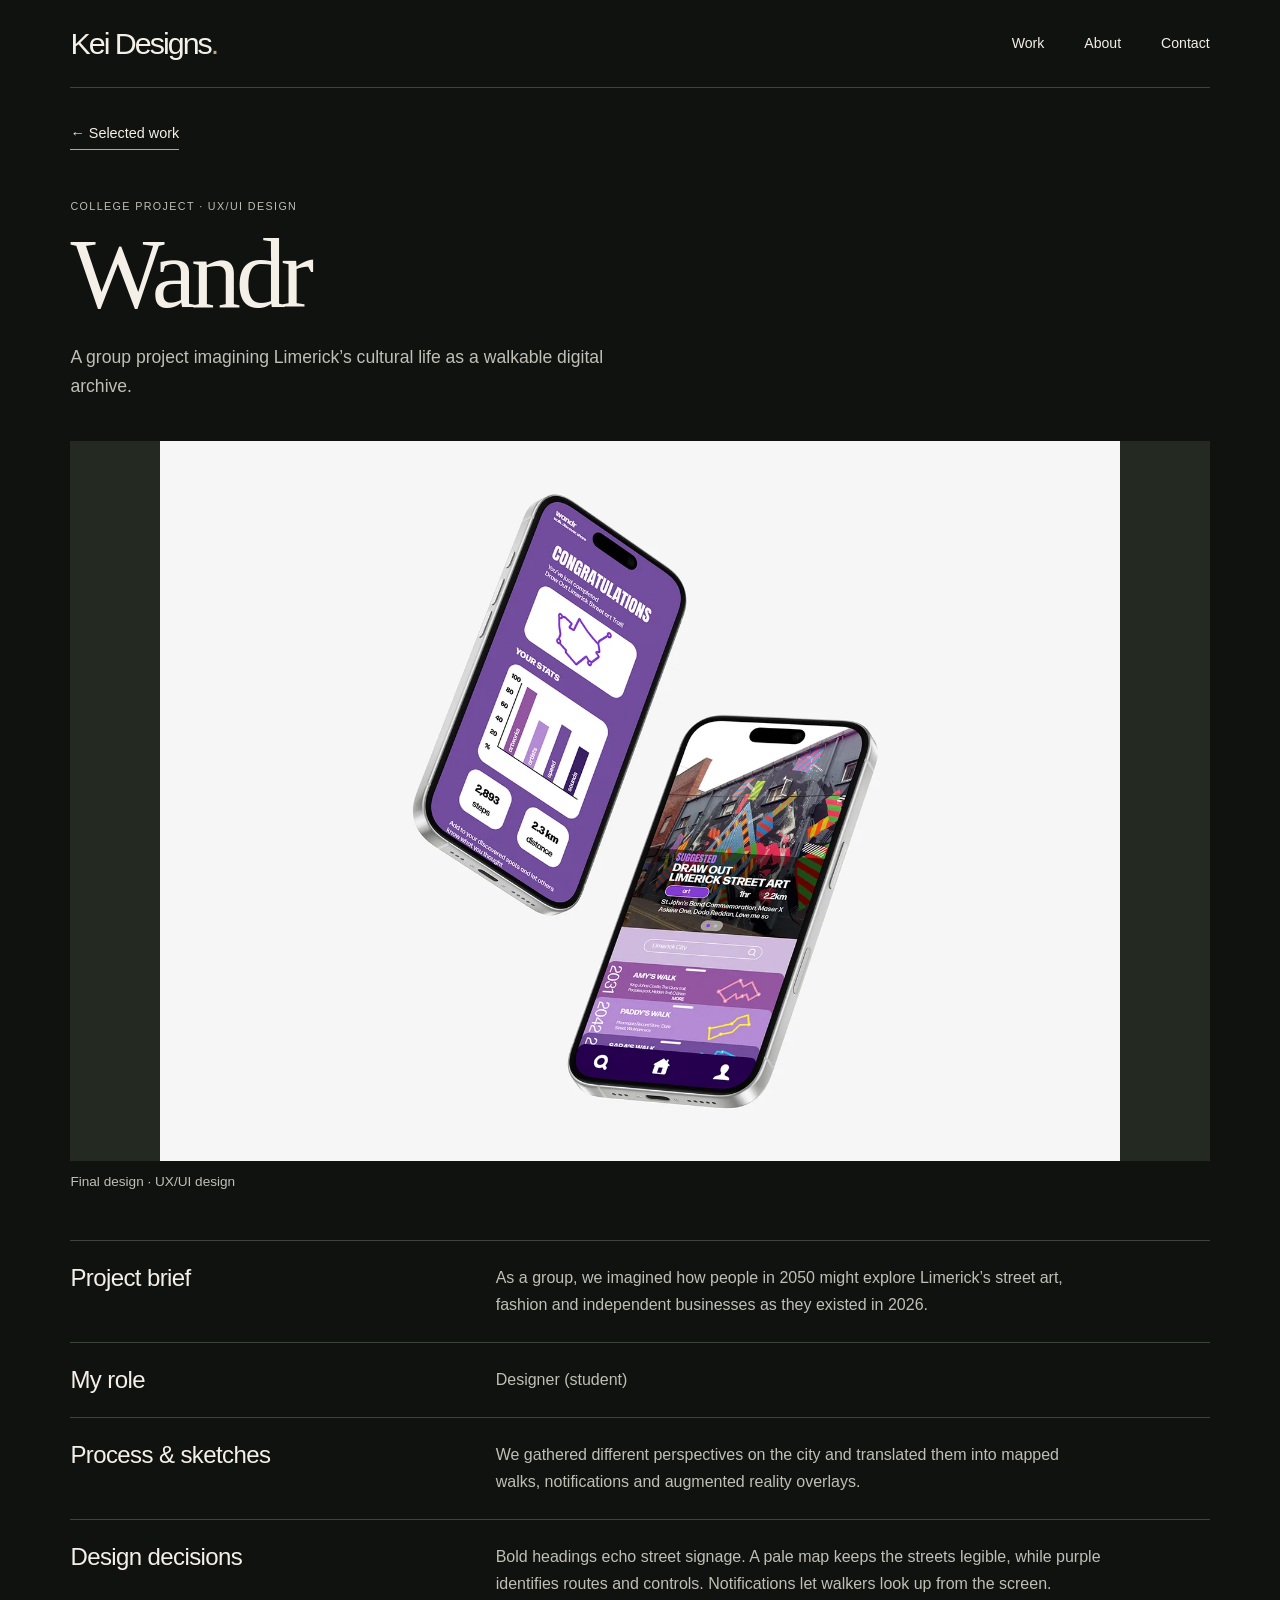
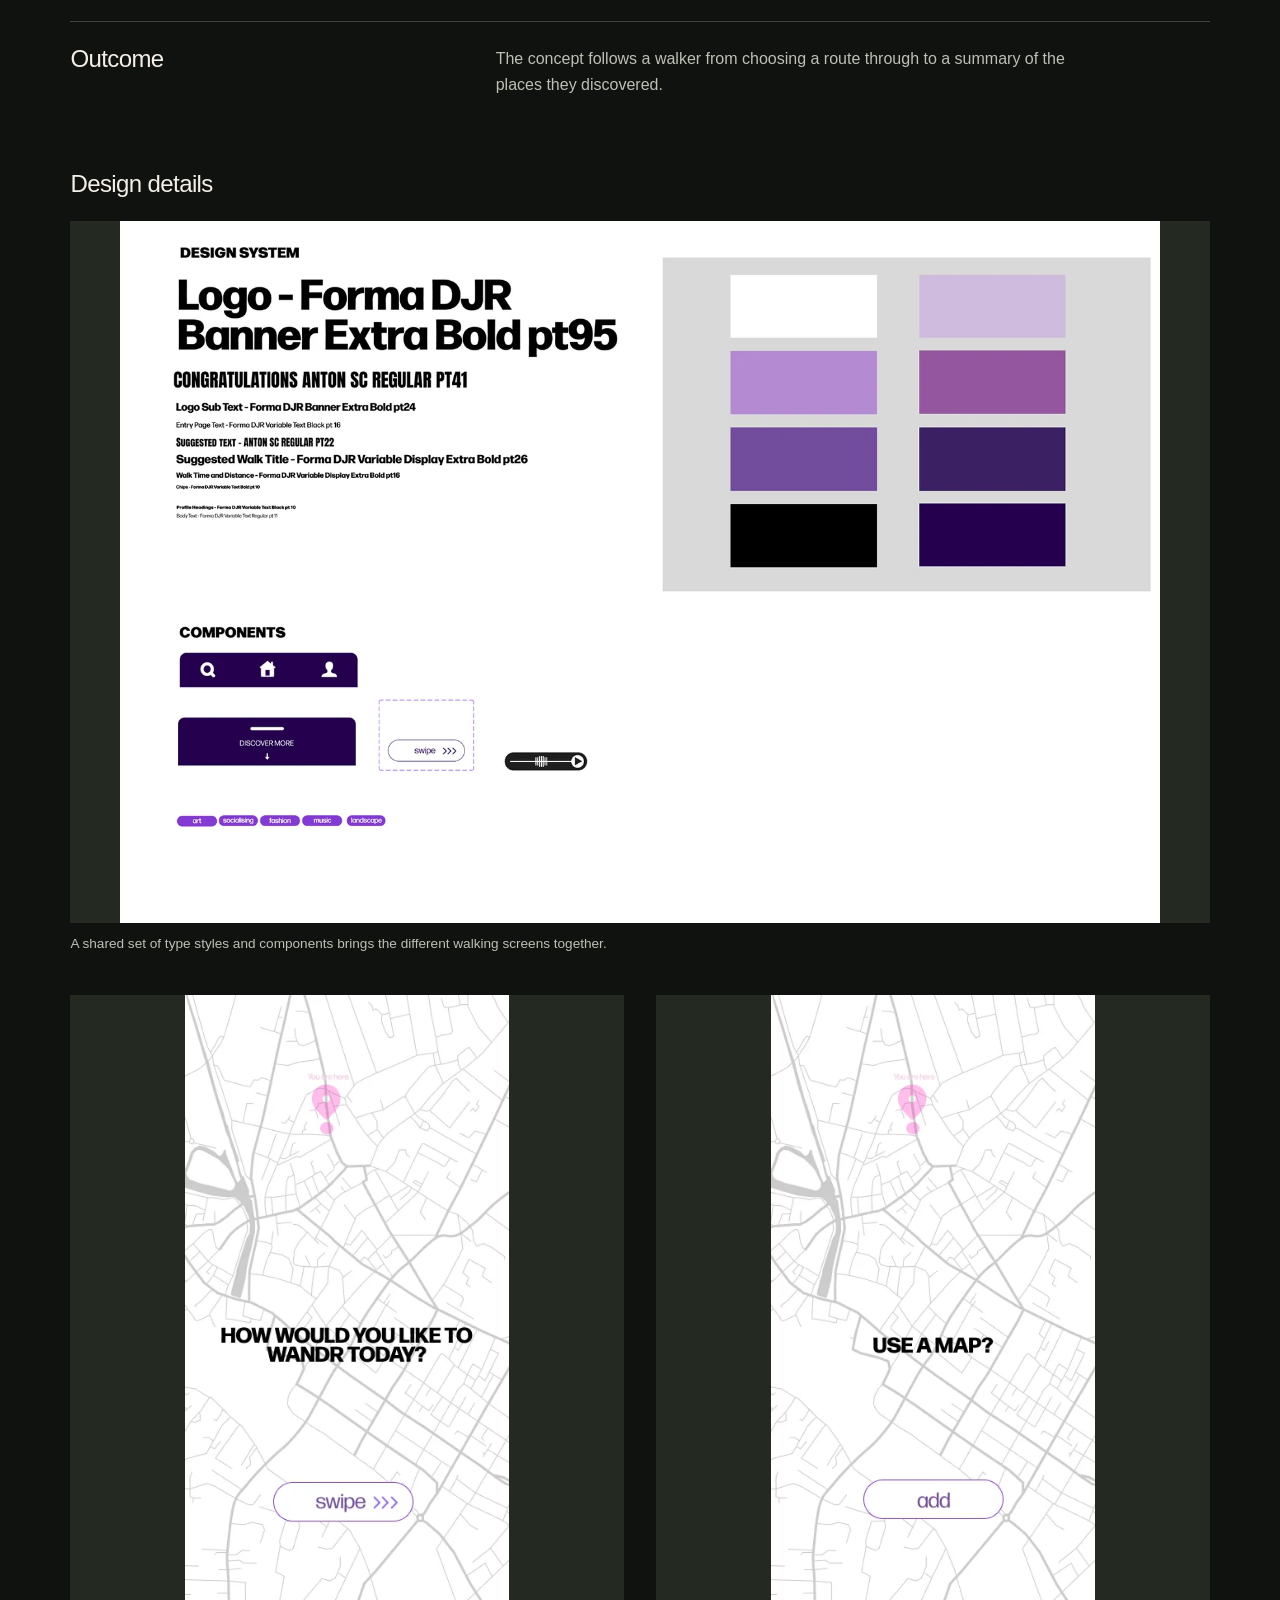
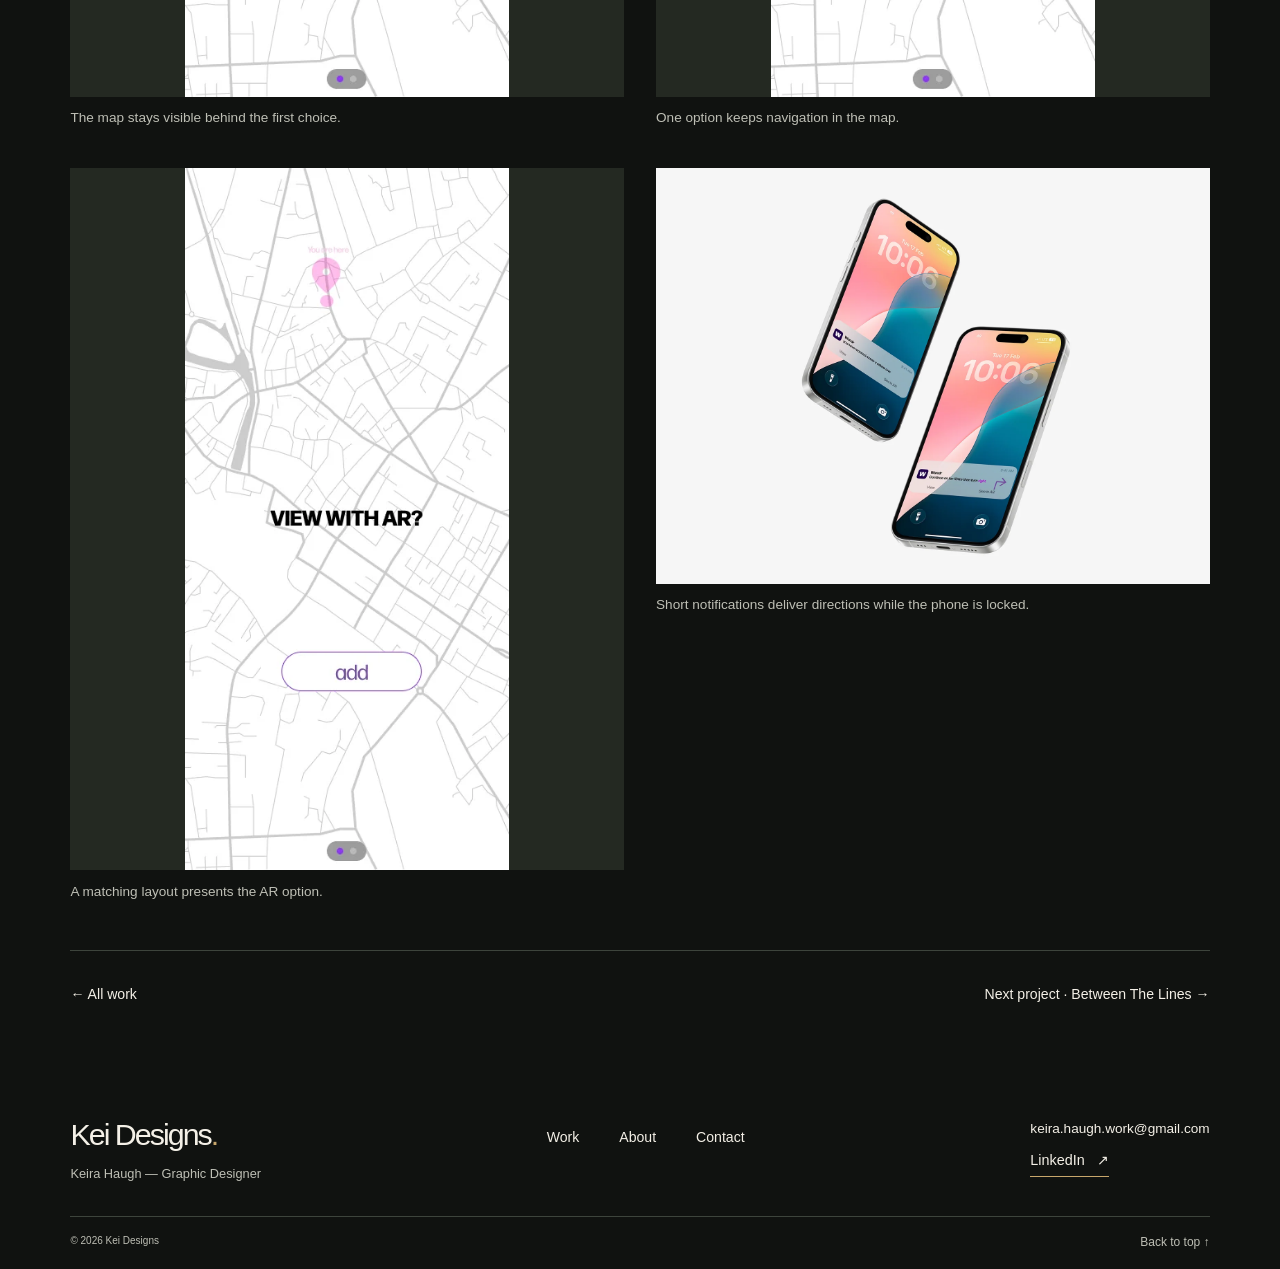
<file: projects/wandr.html>
<!doctype html>
<html lang="en"><head>
<meta charset="utf-8"><meta name="viewport" content="width=device-width,initial-scale=1">
<title>Wandr | Kei Designs</title><meta name="description" content="A group project imagining Limerick’s cultural life as a walkable digital archive.">
<meta name="color-scheme" content="dark">
<meta property="og:type" content="website"><meta property="og:site_name" content="Kei Designs">
<meta property="og:title" content="Wandr | Kei Designs"><meta property="og:description" content="A group project imagining Limerick’s cultural life as a walkable digital archive.">
<meta property="og:image" content="https://keidesigns.github.io/kei-designs/assets/share.jpg"><meta property="og:image:width" content="1200"><meta property="og:image:height" content="630">
<meta property="og:image:alt" content="Hawksans modular type specimen in black, burgundy and white">
<link rel="canonical" href="https://keidesigns.github.io/kei-designs/projects/wandr.html"><meta property="og:url" content="https://keidesigns.github.io/kei-designs/projects/wandr.html">
<link rel="icon" href="../assets/favicon.svg">
<link rel="stylesheet" href="../assets/styles/site.css?v=dark-20261111">
<script src="../assets/motion.js" defer></script>
</head><body>
<a class="skip" href="#main">Skip to content</a>
<header class="mast"><div class="shell mast-inner"><a class="brand" href="../index.html"><span class="brand-name">Kei Designs</span><span class="brand-dot" aria-hidden="true">.</span></a><nav aria-label="Main navigation"><a href="../index.html#work">Work</a><a href="../index.html#about">About</a><a href="../index.html#contact">Contact</a></nav></div></header>
<main id="main" tabindex="-1"><article class="shell study"><a class="line-link back" href="../index.html#work">← Selected work</a>
<header class="study-heading"><p class="eyebrow">College project · UX/UI design</p><h1>Wandr</h1><p class="lead">A group project imagining Limerick’s cultural life as a walkable digital archive.</p></header>
<figure class="study-cover"><a href="../assets/projects/wandr.webp" aria-label="View full artwork: Wandr route summary and Limerick street art walk displayed on two phones."><img src="../assets/projects/wandr.webp" alt="Wandr route summary and Limerick street art walk displayed on two phones." width="1600" height="1200" fetchpriority="high" decoding="async"></a><figcaption>Final design · UX/UI design</figcaption></figure>
<div class="study-details"><section class="study-detail reveal"><h2>Project brief</h2><p>As a group, we imagined how people in 2050 might explore Limerick’s street art, fashion and independent businesses as they existed in 2026.</p></section><section class="study-detail reveal"><h2>My role</h2><p>Designer (student)</p></section><section class="study-detail reveal"><h2>Process &amp; sketches</h2><p>We gathered different perspectives on the city and translated them into mapped walks, notifications and augmented reality overlays.</p></section><section class="study-detail reveal"><h2>Design decisions</h2><p>Bold headings echo street signage. A pale map keeps the streets legible, while purple identifies routes and controls. Notifications let walkers look up from the screen.</p></section><section class="study-detail reveal"><h2>Outcome</h2><p>The concept follows a walker from choosing a route through to a summary of the places they discovered.</p></section></div>
<section class="gallery"><h2>Design details</h2><div class="gallery-grid"><figure class="gallery-item reveal">
<a href="../assets/projects/wandr-system.webp" aria-label="View full image: Type, purple colour swatches and navigation components from the Wandr design system."><img src="../assets/projects/wandr-system.webp" alt="Type, purple colour swatches and navigation components from the Wandr design system." width="1600" height="1080" loading="lazy" decoding="async"></a><figcaption>A shared set of type styles and components brings the different walking screens together.</figcaption></figure><figure class="gallery-item reveal">
<a href="../assets/projects/wandr-welcome.webp" aria-label="View full image: Opening map screen asking how the visitor would like to walk."><img src="../assets/projects/wandr-welcome.webp" alt="Opening map screen asking how the visitor would like to walk." width="393" height="852" loading="lazy" decoding="async"></a><figcaption>The map stays visible behind the first choice.</figcaption></figure><figure class="gallery-item reveal">
<a href="../assets/projects/wandr-map.webp" aria-label="View full image: Wandr screen offering a map view."><img src="../assets/projects/wandr-map.webp" alt="Wandr screen offering a map view." width="393" height="852" loading="lazy" decoding="async"></a><figcaption>One option keeps navigation in the map.</figcaption></figure><figure class="gallery-item reveal">
<a href="../assets/projects/wandr-ar.webp" aria-label="View full image: Wandr screen offering an augmented reality view."><img src="../assets/projects/wandr-ar.webp" alt="Wandr screen offering an augmented reality view." width="393" height="852" loading="lazy" decoding="async"></a><figcaption>A matching layout presents the AR option.</figcaption></figure><figure class="gallery-item reveal">
<a href="../assets/projects/wandr-notifications.webp" aria-label="View full image: Two lock screens showing Wandr arrival and direction notifications."><img src="../assets/projects/wandr-notifications.webp" alt="Two lock screens showing Wandr arrival and direction notifications." width="1600" height="1200" loading="lazy" decoding="async"></a><figcaption>Short notifications deliver directions while the phone is locked.</figcaption></figure></div></section>
<nav class="next" aria-label="Project navigation"><a href="../index.html#work">← All work</a><a href="between-the-lines.html">Next project · Between The Lines →</a></nav></article></main>
<footer class="footer"><div class="shell footer-top"><div><a class="brand" href="../index.html"><span class="brand-name">Kei Designs</span><span class="brand-dot" aria-hidden="true">.</span></a><p class="muted">Keira Haugh — Graphic Designer</p></div>
<nav aria-label="Footer navigation"><a href="../index.html#work">Work</a><a href="../index.html#about">About</a><a href="../index.html#contact">Contact</a></nav><div class="footer-contact"><a href="mailto:keira.haugh.work@gmail.com">keira.haugh.work@gmail.com</a><a class="line-link" href="https://www.linkedin.com/in/keira-haugh">LinkedIn <span class="arrow" aria-hidden="true">↗</span></a></div></div>
<div class="shell footer-bottom"><small>© 2026 Kei Designs</small><a href="#main">Back to top ↑</a></div></footer>
</body></html>
</file>
<file: assets/styles/site.css>
@charset "utf-8";
:root {
  --black: #101210;
  --green: #183b30;
  --gold: #c7a66b;
  --white: #f4f0e7;
  --muted: #bebfb5;
  --line: #3d443c;
  --serif: Georgia, "Times New Roman", serif;
  --sans: "Segoe UI", Arial, sans-serif;
}
* { box-sizing: border-box; }
html { scroll-padding-top: 6rem; }
body { margin: 0; background: var(--black); color: var(--white); font: 1rem/1.65 var(--sans); }
h1,h2,h3,p,figure { margin: 0; }
a { color: inherit; text-decoration: none; }
a:hover { text-decoration: underline; text-underline-offset: .25em; }
button { font: inherit; }
img { width: 100%; height: auto; display: block; }
:focus-visible { outline: 2px solid var(--gold); outline-offset: 6px; }
[hidden] { display: none !important; }
.shell { width: min(1320px, 89%); margin-inline: auto; }
.skip,.sr { position: absolute; width: 1px; height: 1px; clip-path: inset(50%); overflow: hidden; }
.skip:focus { width: auto; height: auto; clip-path: none; padding: .7rem 1rem; z-index: 20; background: var(--white); color: var(--black); }
.mast { position: sticky; top: 0; z-index: 10; background: var(--black); transition: box-shadow 200ms, background-color 200ms; }
.mast.scrolled { background: var(--green); box-shadow: 0 1px 0 var(--line); }
.mast-inner { display: flex; align-items: center; justify-content: space-between; min-height: 88px; gap: 1rem; border-bottom: 1px solid var(--line); }
.brand { display: inline-flex; font: 500 1.9rem/1.1 var(--sans); letter-spacing: -.065em; }
.brand:hover { text-decoration: none; }
.brand-dot { color: var(--gold); }
nav { display: flex; align-items: center; flex-wrap: wrap; gap: 2.5rem; font-size: .88rem; }
nav a { position: relative; padding-block: .5rem; }
nav a::after { content: ""; position: absolute; left: 0; right: 0; bottom: .2rem; height: 1px; background: var(--gold); transform: scaleX(0); transform-origin: left; transition: transform 200ms; }
nav a:hover::after,nav a:focus-visible::after { transform: scaleX(1); }
.eyebrow { font-size: .67rem; line-height: 1.5; letter-spacing: .13em; font-weight: 500; text-transform: uppercase; color: var(--muted); }
.hero { padding-top: clamp(2.5rem,5vw,5rem); padding-bottom: clamp(2.5rem,4vw,4rem); }
.identity { color: var(--gold); margin-bottom: 1.2rem; }
.hero h1 { font: 400 clamp(4rem,11.9vw,11.8rem)/.97 var(--serif); letter-spacing: -.065em; }
.hero h1 em { color: var(--gold); font-weight: 400; }
.hero-bottom { display: grid; grid-template-columns: 1.45fr 1fr; gap: 6%; align-items: end; margin-top: 1.7rem; }
.hero-intro { max-width: 49ch; color: var(--muted); font-size: .98rem; }
.hero-intro .line-link { margin-top: .7rem; }
.work-link { display: flex; justify-content: space-between; align-items: center; width: 11rem; font-size: .85rem; padding-block: .6rem; border-bottom: 1px solid var(--gold); }
.arrow { display: inline-block; transition: transform 200ms; }
a:hover .arrow,a:focus-visible .arrow { transform: translate(3px,-3px); }
.line-link { display: inline-block; font-size: .9rem; border-bottom: 1px solid var(--gold); padding-bottom: .2rem; }
.line-link .arrow { margin-left: .5rem; }
.section-heading { display: flex; justify-content: space-between; gap: 1rem; align-items: center; margin-bottom: 1.6rem; padding-top: 1.3rem; border-top: 1px solid var(--line); }
h2 { font: 400 clamp(2.2rem,3.8vw,4rem)/1.1 var(--sans); letter-spacing: -.055em; }
h2 em { font-family: var(--serif); font-weight: 400; }
.section-heading h2 { font-size: 1rem; letter-spacing: 0; }
.section-heading h2 em { font-family: var(--sans); font-style: normal; }
.project-grid { display: grid; grid-template-columns: repeat(12,minmax(0,1fr)); gap: 3.8rem 2.5rem; padding-bottom: 6rem; align-items: start; }
.project { grid-column: span 6; min-width: 0; }
.project:first-child { grid-column: 1/-1; }
.project:first-child .project-image { aspect-ratio: 2.6; background: #181312; }
.project:first-child .project-image img { height: 100%; object-fit: cover; }
.project-image { overflow: hidden; background: #deded8; }
.project-image img { transition: transform 450ms; }
.project-link:hover .project-image img,.project-link:focus-visible .project-image img { transform: scale(1.025); }
.project-link:hover { text-decoration: none; }
.project-heading { display: flex; align-items: center; justify-content: space-between; gap: .7rem; margin-top: 1rem; }
.project-heading>.arrow { color: var(--gold); font-size: 1.4rem; }
.project h3 { font: 400 clamp(1.65rem,2.5vw,2.7rem)/1.2 var(--serif); letter-spacing: -.035em; margin-top: .2rem; }
.project-description { color: var(--muted); max-width: 58ch; margin-top: .5rem; font-size: .9rem; }
.project-pause-the-noise { margin-top: 5rem; }
.project-wandr { grid-column: span 7; }
.project-between-the-lines { grid-column: span 5; margin-top: 5rem; }
.project-between-the-lines .project-image img { max-height: 42rem; object-fit: contain; }
.project-perys-bingo { grid-column: span 5; }
.project-perys-bingo .project-image img { max-height: 38rem; object-fit: contain; }
.project-18-grams { grid-column: span 7; margin-top: 6rem; }
.project-fleeting-moments { grid-column: 4/10; }
.about-section { background: var(--green); padding-block: 5rem; }
.about { display: grid; grid-template-columns: 1fr 1.6fr; gap: 10%; align-items: start; }
.portrait { display: grid; place-content: center; text-align: center; min-height: 24rem; border: 1px solid #648073; background: #204639; }
.initials { font: italic 9rem/1.2 var(--serif); letter-spacing: -.1em; color: var(--gold); padding-right: .1em; }
.about h2 { margin: .7rem 0 1.2rem; }
.focus { margin-bottom: .6rem; font-weight: 600; }
.about-details { display: grid; grid-template-columns: .9fr 1.1fr; gap: 2rem; border-top: 1px solid #648073; margin-top: 1.5rem; padding-top: 1.2rem; }
h3 { font-weight: 500; font-size: 1rem; }
.about-details p { color: #d3d8ce; font-size: .9rem; margin-top: .5rem; }
.social-links { display: flex; flex-wrap: wrap; align-items: center; gap: 1.4rem; margin-top: 1.3rem; }
.inspiration { display: grid; grid-template-columns: 1fr 1fr; gap: 8%; padding-block: 5rem; align-items: start; }
.inspiration h2 { margin-top: .7rem; }
.inspiration p { color: var(--muted); margin-top: .6rem; }
.contact { border-block: 1px solid var(--line); padding-block: 4.5rem; }
.contact-inner { display: grid; grid-template-columns: 1fr 1fr; gap: 8%; }
.contact h2 { margin-top: .7rem; font-size: clamp(3rem,6vw,6rem); }
.contact p:not(.eyebrow) { color: var(--muted); }
.address { display: inline-block; margin-top: 1rem; font-size: clamp(.95rem,1.8vw,1.45rem); overflow-wrap: anywhere; }
.button { display: inline-flex; align-items: center; gap: 1.2rem; background: var(--gold); color: var(--black); padding: .65rem 1.2rem; font-size: .9rem; }
.footer { padding-block: 2.5rem 1rem; }
.footer-top { display: flex; align-items: start; justify-content: space-between; gap: 2rem; flex-wrap: wrap; }
.muted { color: var(--muted); font-size: .8rem; margin-top: .6rem; }
.footer-contact { display: grid; gap: .5rem; font-size: .85rem; justify-items: start; }
.footer-bottom { border-top: 1px solid var(--line); margin-top: 2rem; padding-top: 1rem; display: flex; justify-content: space-between; gap: 1rem; color: var(--muted); font-size: .75rem; }
.study { padding-block: 2rem 4rem; }
.study-heading { padding-block: 3rem 2.5rem; }
.study h1 { font: 400 clamp(3rem,7.8vw,8rem)/1 var(--serif); letter-spacing: -.05em; margin: .6rem 0 1.2rem; }
.lead { color: var(--muted); max-width: 60ch; font-size: 1.1rem; }
.study-cover img { max-height: 80vh; object-fit: contain; background: #242922; }
figcaption { color: var(--muted); font-size: .85rem; margin-top: .7rem; line-height: 1.5; }
.study-details { margin: 3rem 0; }
.study-detail { display: grid; grid-template-columns: 1fr 2fr; gap: 6%; border-top: 1px solid var(--line); padding: 1.5rem 0; }
.study-detail h2,.gallery>h2 { font-size: 1.5rem; letter-spacing: -.025em; }
.study-detail p { max-width: 68ch; color: var(--muted); }
.gallery-grid { display: grid; grid-template-columns: repeat(2,minmax(0,1fr)); gap: 2.5rem 2rem; align-items: start; margin-top: 1.5rem; }
.gallery-item:first-child { grid-column: 1/-1; }
.gallery img { max-height: 78vh; object-fit: contain; background: #242922; }
.next { justify-content: space-between; border-top: 1px solid var(--line); margin-top: 3rem; padding-top: 1.5rem; gap: 1rem; }
@keyframes title-in { from { opacity: .3; transform: translateY(18px); } to { opacity: 1; transform: translateY(0); } }
.hero h1 { animation: title-in 650ms ease-out both; }
@media(max-width:900px) {
  .project-grid { gap: 2.5rem 1.4rem; }
  .about { gap: 6%; }
  .about-details { grid-template-columns: 1fr; gap: 1rem; }
}
@media(max-width:620px) {
  .shell { width: 90%; }
  .mast-inner { min-height: 76px; }
  .brand { font-size: 1.5rem; }
  nav { gap: 1.1rem; font-size: .8rem; }
  .hero h1 { font-size: clamp(4.2rem,15vw,6rem); max-width: 9ch; }
  .hero h1 em { display: block; }
  .hero-bottom { grid-template-columns: 1fr; gap: 1.4rem; margin-top: 1.5rem; }
  .hero-intro { max-width: 100%; }
  .project-grid,.about,.inspiration,.contact-inner,.study-detail,.gallery-grid { grid-template-columns: 1fr; }
  .project-grid>.project { grid-column: 1; margin-top: 0; }
  .project:first-child .project-image { aspect-ratio: auto; }
  .project:first-child .project-image img { height: auto; }
  .project-grid { gap: 2.8rem; padding-bottom: 3rem; }
  .portrait { min-height: 13rem; }
  .initials { font-size: 6rem; }
  .about-section,.inspiration,.contact { padding-block: 3rem; }
  .about,.inspiration,.contact-inner { gap: 1.8rem; }
  .about-details { grid-template-columns: 1fr 1fr; gap: 1rem; }
  .gallery-item:first-child { grid-column: 1; }
  .study-heading { padding-block: 2rem; }
  .study-detail { gap: .6rem; }
  .footer-top { display: grid; }
}
@media(prefers-reduced-motion:reduce) {
  *,*::before,*::after { animation: none !important; transition: none !important; scroll-behavior: auto !important; }
}
</file>
